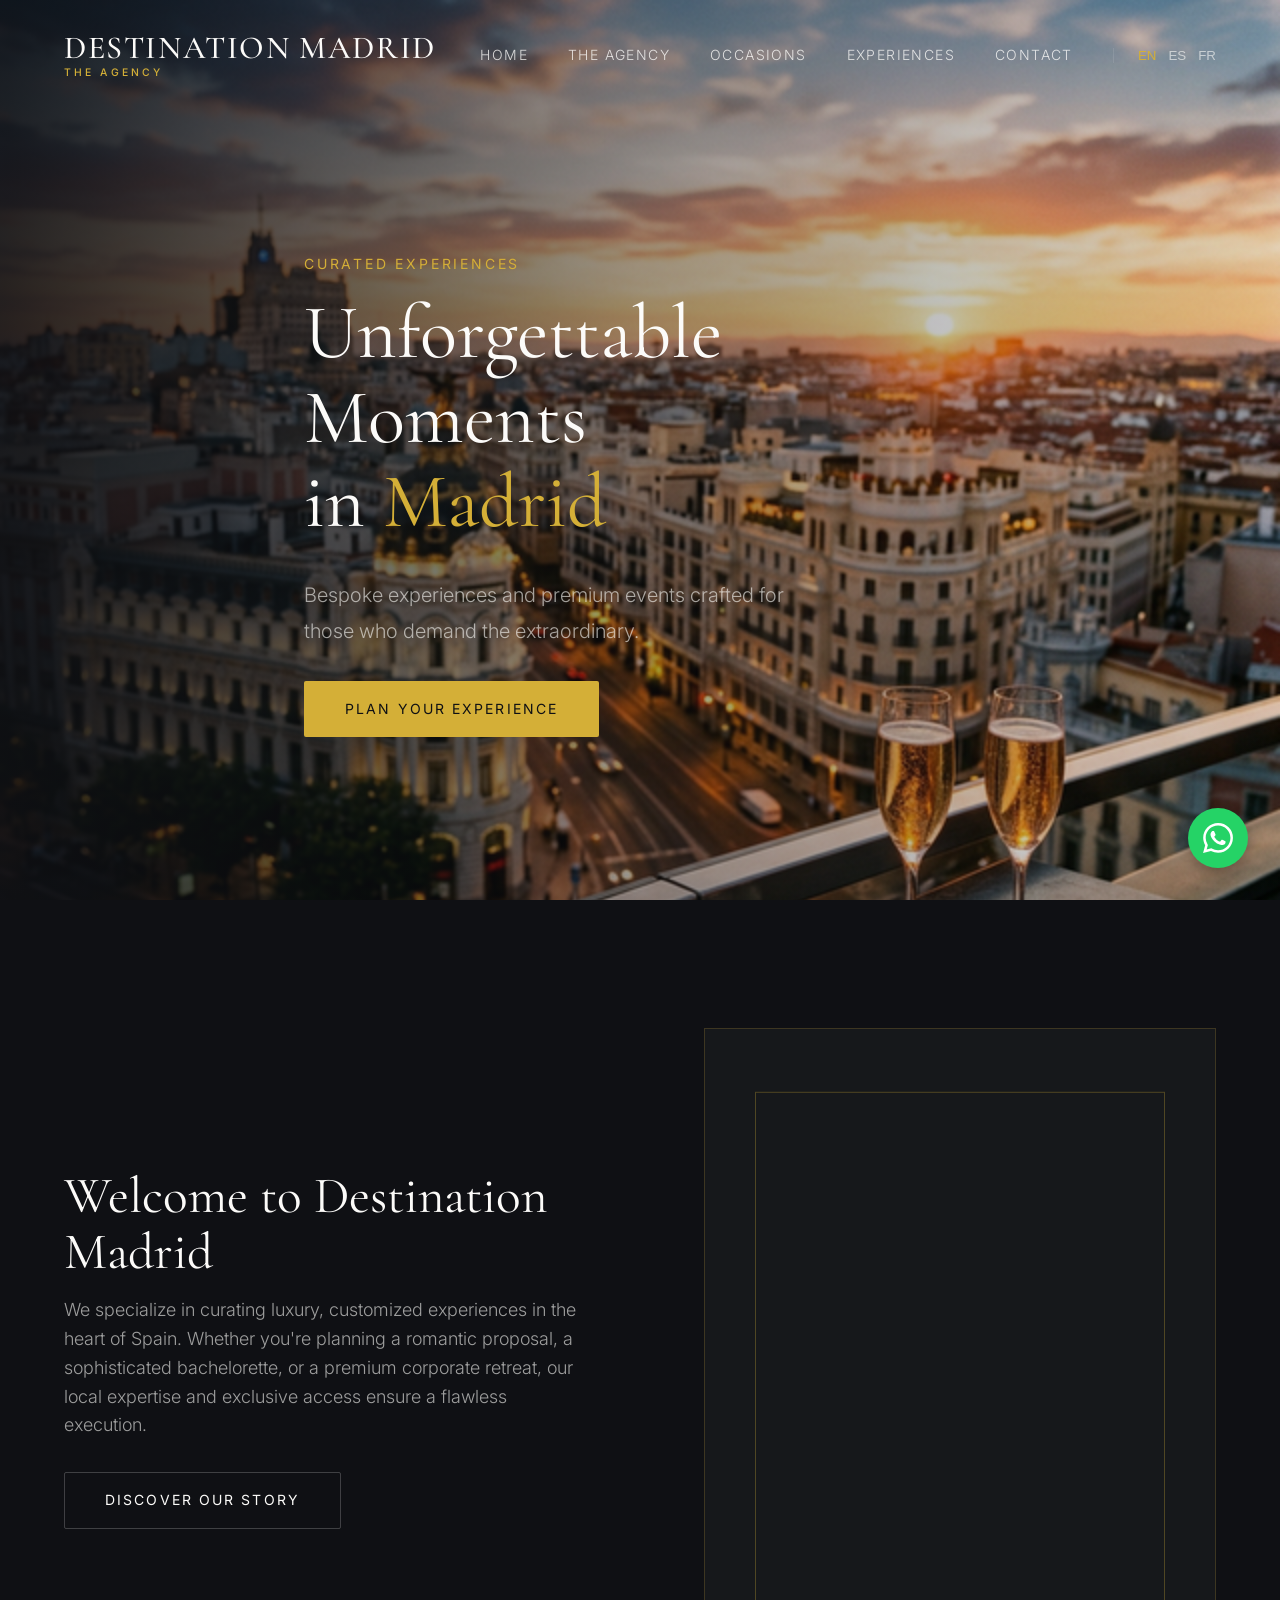
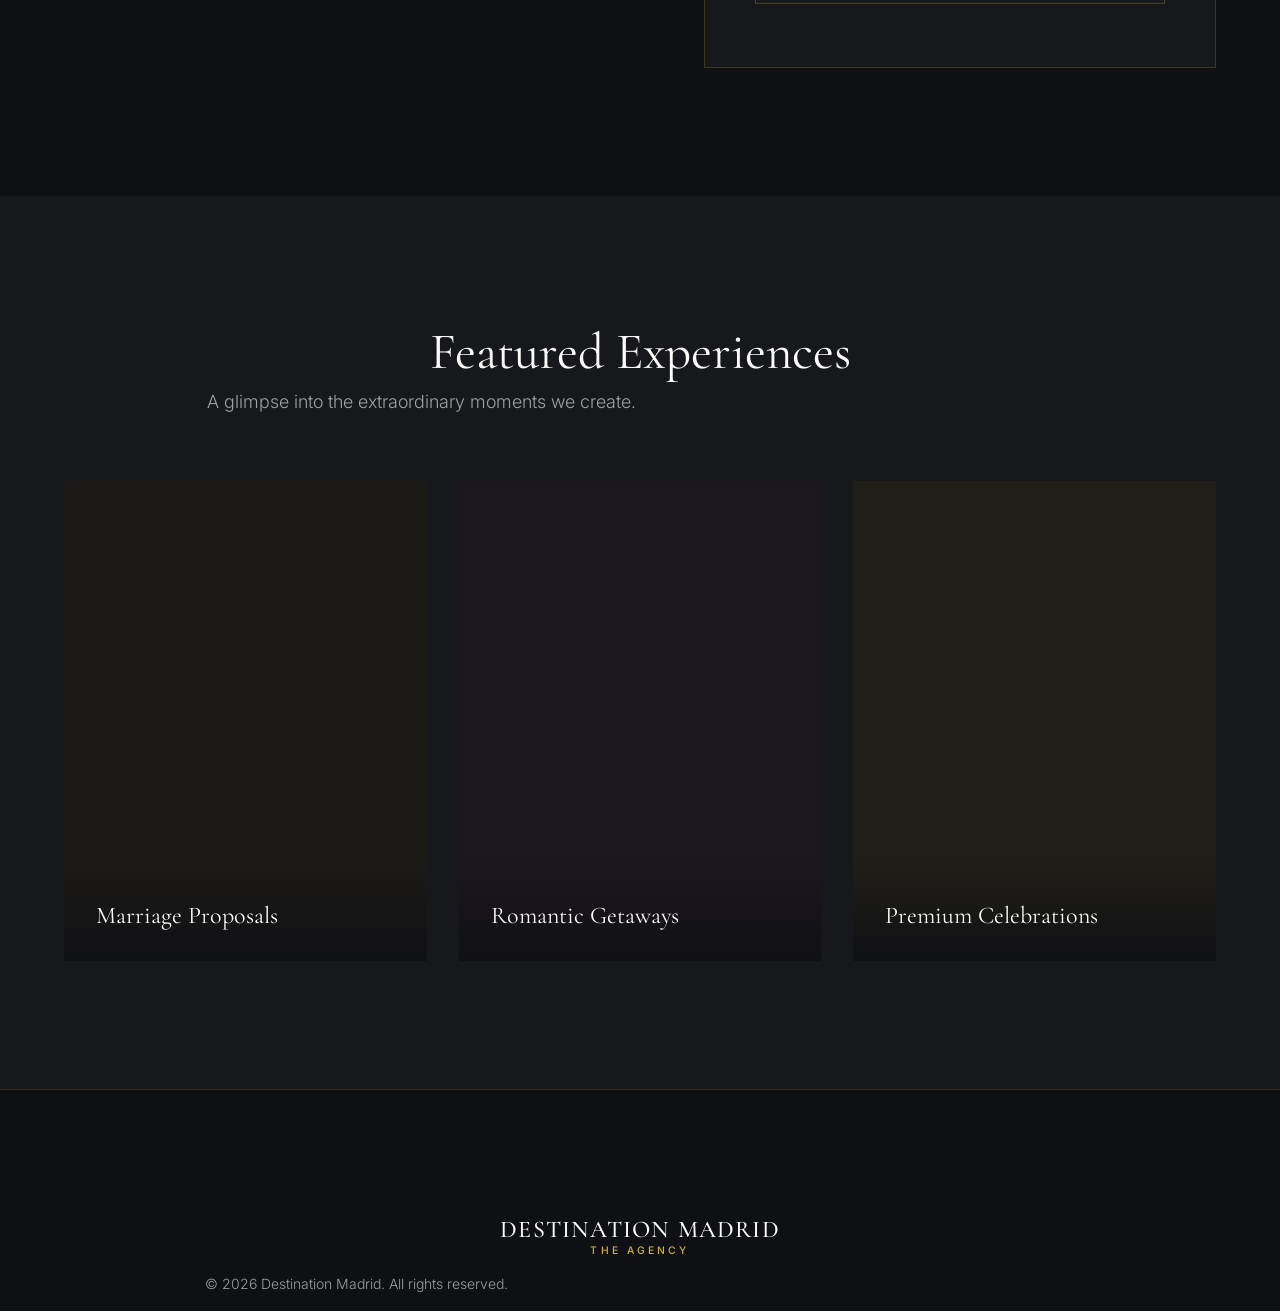
<file: index.html>
<!DOCTYPE html>
<html lang="en">
<head>
  <meta charset="UTF-8">
  <meta name="viewport" content="width=device-width, initial-scale=1.0">
  <title>Destination Madrid | Luxury Experiences</title>
  <meta name="description" content="Bespoke experiences and premium events crafted for those who demand the extraordinary.">
  <link rel="stylesheet" href="styles/global.css">
  <link rel="stylesheet" href="styles/components.css">
  <link rel="stylesheet" href="styles/home.css">
</head>
<body>

  <!-- Header -->
  <header class="header">
    <a href="index.html" class="logo">
      DESTINATION MADRID
      <span>The Agency</span>
    </a>
    
    <button class="hamburger" id="hamburger" aria-label="Toggle menu">
      <span></span>
      <span></span>
      <span></span>
    </button>
    <div class="nav-overlay" id="navOverlay"></div>

    <nav class="nav" id="mainNav">
      <a href="index.html" class="nav-link" data-i18n="nav.home">Home</a>
      <a href="about.html" class="nav-link" data-i18n="nav.about">The Agency</a>
      <a href="occasions.html" class="nav-link" data-i18n="nav.occasions">Occasions</a>
      <a href="experiences.html" class="nav-link" data-i18n="nav.experiences">Experiences</a>
      <a href="contact.html" class="nav-link" data-i18n="nav.contact">Contact</a>
      
      <div class="lang-switcher">
        <button class="lang-btn active" data-lang="en">EN</button>
        <button class="lang-btn" data-lang="es">ES</button>
        <button class="lang-btn" data-lang="fr">FR</button>
      </div>
    </nav>
  </header>

  <!-- Hero Section -->
  <section class="hero">
    <div class="hero-bg" style="background-image: url('assets/images/hero.png');"></div>
    <div class="hero-overlay"></div>
    <div class="container hero-content fade-up">
      <span class="hero-kicker" data-i18n="hero.kicker">Curated Experiences</span>
      <h1 class="hero-title" data-i18n="hero.title">Unforgettable Moments<br>in <span class="text-accent">Madrid</span></h1>
      <p class="hero-subtitle mt-sm" data-i18n="hero.subtitle">Bespoke experiences and premium events crafted for those who demand the extraordinary.</p>
      <a href="contact.html" class="btn btn-primary mt-md" data-i18n="hero.cta">Plan Your Experience</a>
    </div>
  </section>

  <!-- Introduction -->
  <section class="intro section-padding">
    <div class="container intro-grid">
      <div class="intro-text fade-up">
        <h2 data-i18n="intro.title">Welcome to Destination Madrid</h2>
        <p class="mt-sm" data-i18n="intro.text">We specialize in curating luxury, customized experiences in the heart of Spain. Whether you're planning a romantic proposal, a sophisticated bachelorette, or a premium corporate retreat, our local expertise and exclusive access ensure a flawless execution.</p>
        <a href="about.html" class="btn btn-outline mt-md" data-i18n="intro.cta">Discover Our Story</a>
      </div>
      <div class="intro-image fade-up delay-1">
        <!-- Minimal abstract box placeholder for now -->
      </div>
    </div>
  </section>

  <!-- Experiences Preview -->
  <section class="experiences-preview section-padding dark-bg">
    <div class="container">
      <div class="text-center fade-up">
        <h2 data-i18n="exp.title">Featured Experiences</h2>
        <p class="mt-xs" data-i18n="exp.subtitle">A glimpse into the extraordinary moments we create.</p>
      </div>
      
      <div class="exp-grid mt-lg">
        <!-- Exp 1 -->
        <a href="occasions/proposals.html" class="exp-card fade-up delay-1">
          <div class="exp-card-image" style="background-color:#1c1a17"></div>
          <div class="exp-card-content">
            <h3 data-i18n="exp.proposal">Marriage Proposals</h3>
            <span class="exp-arrow">→</span>
          </div>
        </a>
        
        <!-- Exp 2 -->
        <a href="occasions/getaways.html" class="exp-card fade-up delay-2">
          <div class="exp-card-image" style="background-color:#1c171e"></div>
          <div class="exp-card-content">
            <h3 data-i18n="exp.getaway">Romantic Getaways</h3>
            <span class="exp-arrow">→</span>
          </div>
        </a>
        
        <!-- Exp 3 -->
        <a href="occasions/celebrations.html" class="exp-card fade-up delay-3">
          <div class="exp-card-image" style="background-color:#201e18"></div>
          <div class="exp-card-content">
            <h3 data-i18n="exp.celebration">Premium Celebrations</h3>
            <span class="exp-arrow">→</span>
          </div>
        </a>
      </div>
    </div>
  </section>

  <!-- Footer -->
  <footer class="footer section-padding pb-sm">
    <div class="container text-center fade-up">
       <div class="logo mb-sm" style="font-size: 1.5rem; justify-content:center; align-items:center;">
        DESTINATION MADRID
        <span>The Agency</span>
      </div>
      <p class="mt-sm copyright">© 2026 Destination Madrid. <span data-i18n="footer.rights">All rights reserved.</span></p>
    </div>
  </footer>

  <!-- Floating WhatsApp widget -->
  <a href="https://wa.me/34XXXXXXXX" class="floating-wa" target="_blank" rel="noopener noreferrer">
    <svg width="30" height="30" viewBox="0 0 24 24" fill="currentColor">
       <path d="M17.472 14.382c-.297-.149-1.758-.867-2.03-.967-.273-.099-.471-.148-.67.15-.197.297-.767.966-.94 1.164-.173.199-.347.223-.644.075-.297-.15-1.255-.463-2.39-1.475-.883-.788-1.48-1.761-1.653-2.059-.173-.297-.018-.458.13-.606.134-.133.298-.347.446-.52.149-.174.198-.298.298-.497.099-.198.05-.371-.025-.52-.075-.149-.669-1.612-.916-2.207-.242-.579-.487-.5-.669-.51a12.8 12.8 0 0 0-.57-.01c-.198 0-.52.074-.792.372-.272.297-1.04 1.016-1.04 2.479 0 1.462 1.065 2.875 1.213 3.074.149.198 2.096 3.2 5.077 4.487.709.306 1.262.489 1.694.625.712.227 1.36.195 1.871.118.571-.085 1.758-.719 2.006-1.413.248-.694.248-1.289.173-1.413-.074-.124-.272-.198-.57-.347m-5.421 7.403h-.004a9.87 9.87 0 0 1-5.031-1.378l-.361-.214-3.741.982.998-3.648-.235-.374a9.86 9.86 0 0 1-1.51-5.26c.001-5.45 4.436-9.884 9.888-9.884 2.64 0 5.122 1.03 6.988 2.898a9.825 9.825 0 0 1 2.893 6.994c-.003 5.45-4.437 9.884-9.885 9.884m8.413-18.297A11.815 11.815 0 0 0 12.05 0C5.495 0 .16 5.335.157 11.892c0 2.096.547 4.142 1.588 5.945L.057 24l6.305-1.654a11.882 11.882 0 0 0 5.683 1.448h.005c6.554 0 11.89-5.335 11.893-11.893a11.821 11.821 0 0 0-3.48-8.413Z"/>
    </svg>
  </a>

  <script>
    const hamburger = document.getElementById('hamburger');
    const mainNav = document.getElementById('mainNav');
    const navOverlay = document.getElementById('navOverlay');

    function toggleMenu() {
      hamburger.classList.toggle('open');
      mainNav.classList.toggle('open');
      navOverlay.classList.toggle('open');
      document.body.style.overflow = mainNav.classList.contains('open') ? 'hidden' : '';
    }

    hamburger.addEventListener('click', toggleMenu);
    navOverlay.addEventListener('click', toggleMenu);

    // Close menu when a nav link is clicked
    document.querySelectorAll('.nav-link').forEach(link => {
      link.addEventListener('click', () => {
        if (mainNav.classList.contains('open')) toggleMenu();
      });
    });
  </script>
  <script src="scripts/i18n.js"></script>
  <script src="scripts/main.js"></script>
</body>
</html>
</file>
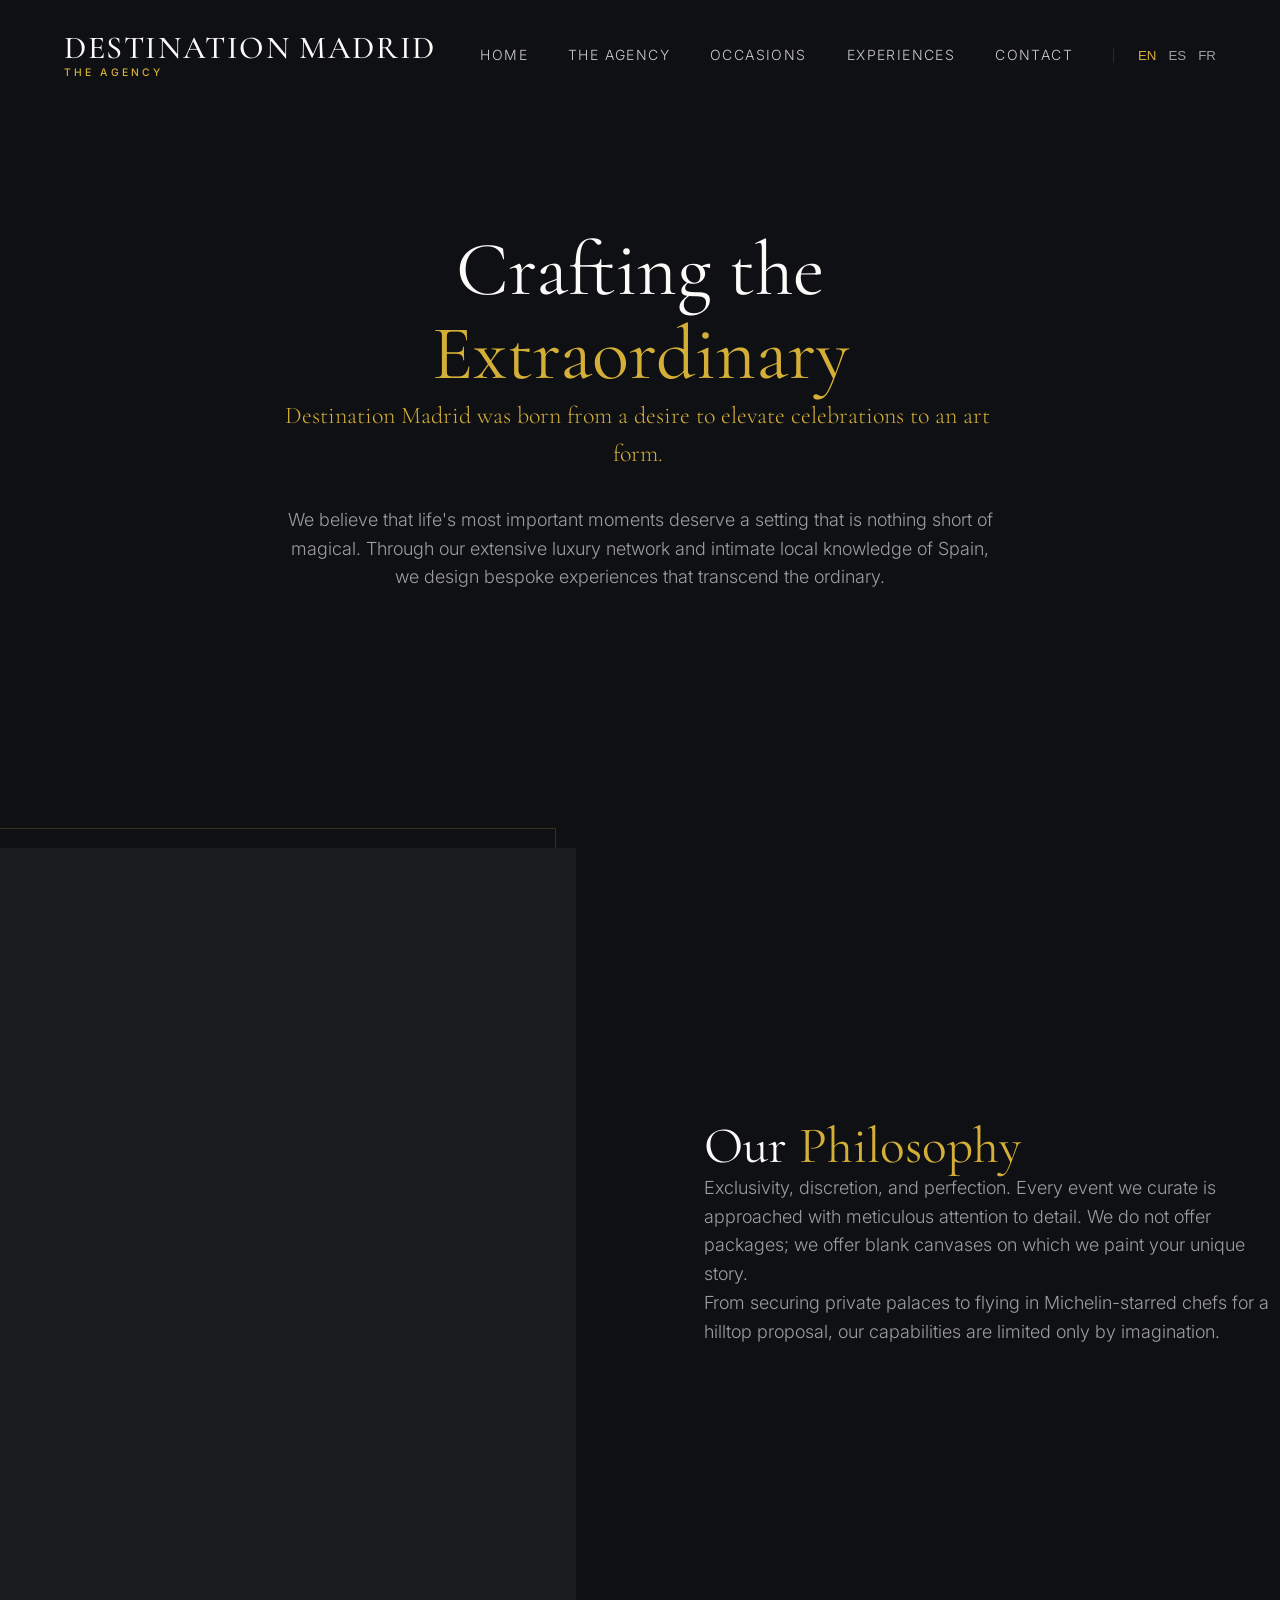
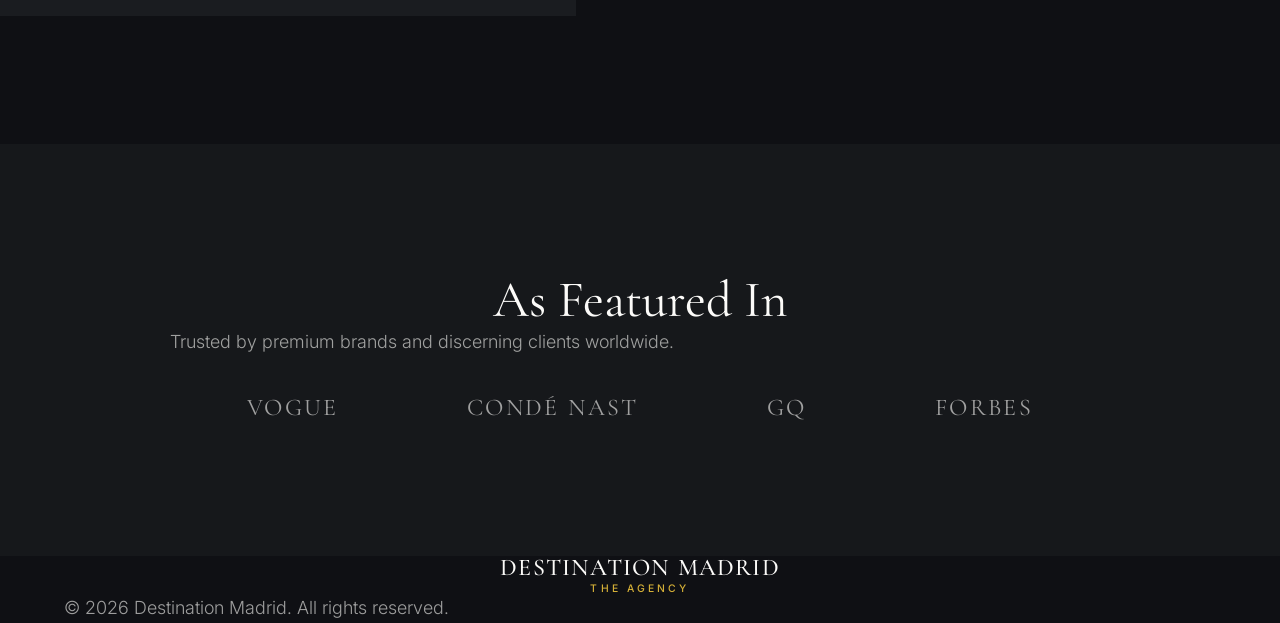
<file: about.html>
<!DOCTYPE html>
<html lang="en">

<head>
    <meta charset="UTF-8">
    <meta name="viewport" content="width=device-width, initial-scale=1.0">
    <title>The Agency | Destination Madrid</title>
    <link rel="stylesheet" href="styles/global.css">
    <link rel="stylesheet" href="styles/components.css">
    <style>
        .about-hero {
            padding: calc(var(--space-xl) + 100px) 0 var(--space-xl);
            text-align: center;
            max-width: 800px;
            margin: 0 auto;
        }

        .about-lead {
            font-size: 1.5rem;
            color: var(--color-accent-gold);
            margin-bottom: var(--space-md);
            font-family: var(--font-heading);
        }

        .vision-grid {
            display: grid;
            grid-template-columns: 1fr 1fr;
            gap: var(--space-xl);
            align-items: center;
            padding: var(--space-xl) 0;
        }

        .vision-image {
            background-color: var(--color-tertiary-dark);
            aspect-ratio: 3/4;
            width: 100%;
            position: relative;
        }

        .vision-image::before {
            content: '';
            position: absolute;
            top: -20px;
            left: -20px;
            right: 20px;
            bottom: 20px;
            border: 1px solid var(--color-border);
            z-index: -1;
        }

        @media (max-width: 992px) {
            .vision-grid {
                grid-template-columns: 1fr;
            }

            .vision-grid.reverse {
                direction: rtl;
            }

            .vision-grid.reverse>* {
                direction: ltr;
            }
        }

        .trust-section {
            background-color: var(--color-secondary-dark);
            padding: var(--space-xl) 0;
            text-align: center;
        }

        .logo-grid {
            display: flex;
            justify-content: center;
            gap: var(--space-xl);
            flex-wrap: wrap;
            margin-top: var(--space-md);
            opacity: 0.6;
        }

        .logo-item {
            font-family: var(--font-heading);
            font-size: 1.5rem;
            letter-spacing: 0.1em;
            text-transform: uppercase;
        }
    </style>
</head>

<body>
    <!-- Header remains identical to index.html -->
    <header class="header">
        <a href="index.html" class="logo">DESTINATION MADRID<span>The Agency</span></a>
        <nav class="nav">
            <a href="index.html" class="nav-link" data-i18n="nav.home">Home</a>
            <a href="about.html" class="nav-link" data-i18n="nav.about">The Agency</a>
            <a href="occasions.html" class="nav-link" data-i18n="nav.occasions">Occasions</a>
            <a href="experiences.html" class="nav-link" data-i18n="nav.experiences">Experiences</a>
            <a href="contact.html" class="nav-link" data-i18n="nav.contact">Contact</a>
            <div class="lang-switcher">
                <button class="lang-btn active" data-lang="en">EN</button>
                <button class="lang-btn" data-lang="es">ES</button>
                <button class="lang-btn" data-lang="fr">FR</button>
            </div>
        </nav>
    </header>

    <main>
        <section class="about-hero fade-up">
            <div class="container">
                <h1 data-i18n="about.title">Crafting the <span class="text-accent">Extraordinary</span></h1>
                <p class="about-lead mt-sm" data-i18n="about.lead">Destination Madrid was born from a desire to elevate
                    celebrations to an art
                    form.</p>
                <p style="margin: 0 auto;" data-i18n="about.p1">We believe that life's most important moments deserve a
                    setting that is
                    nothing short of magical. Through our extensive luxury network and intimate local knowledge of
                    Spain, we design bespoke experiences that transcend the ordinary.</p>
            </div>
        </section>

        <section class="container vision-grid fade-up delay-1">
            <div class="vision-image">
                <!-- Minimal placeholder for premium team/detail shot -->
            </div>
            <div class="vision-text">
                <h2 data-i18n="about.vision.title">Our <span class="text-accent">Philosophy</span></h2>
                <p class="mt-sm" data-i18n="about.vision.p1">Exclusivity, discretion, and perfection. Every event we
                    curate is approached with
                    meticulous attention to detail. We do not offer packages; we offer blank canvases on which we paint
                    your unique story.</p>
                <p class="mt-xs" data-i18n="about.vision.p2">From securing private palaces to flying in Michelin-starred
                    chefs for a hilltop
                    proposal, our capabilities are limited only by imagination.</p>
            </div>
        </section>

        <section class="trust-section mt-xl fade-up">
            <div class="container">
                <h2 data-i18n="about.trust.title">As Featured In</h2>
                <p class="mt-xs text-muted" data-i18n="about.trust.subtitle">Trusted by premium brands and discerning
                    clients worldwide.</p>
                <div class="logo-grid">
                    <div class="logo-item">VOGUE</div>
                    <div class="logo-item">Condé Nast</div>
                    <div class="logo-item">GQ</div>
                    <div class="logo-item">Forbes</div>
                </div>
            </div>
        </section>
    </main>

    <!-- Footer -->
    <footer class="footer section-padding pb-sm">
        <div class="container text-center fade-up">
            <div class="logo mb-sm" style="font-size: 1.5rem; justify-content:center; align-items:center;">
                DESTINATION MADRID
                <span>The Agency</span>
            </div>
            <p class="mt-sm copyright">© 2026 Destination Madrid. All rights reserved.</p>
        </div>
    </footer>

    <script src="scripts/i18n.js"></script>
    <script src="scripts/main.js"></script>
</body>

</html>
</file>
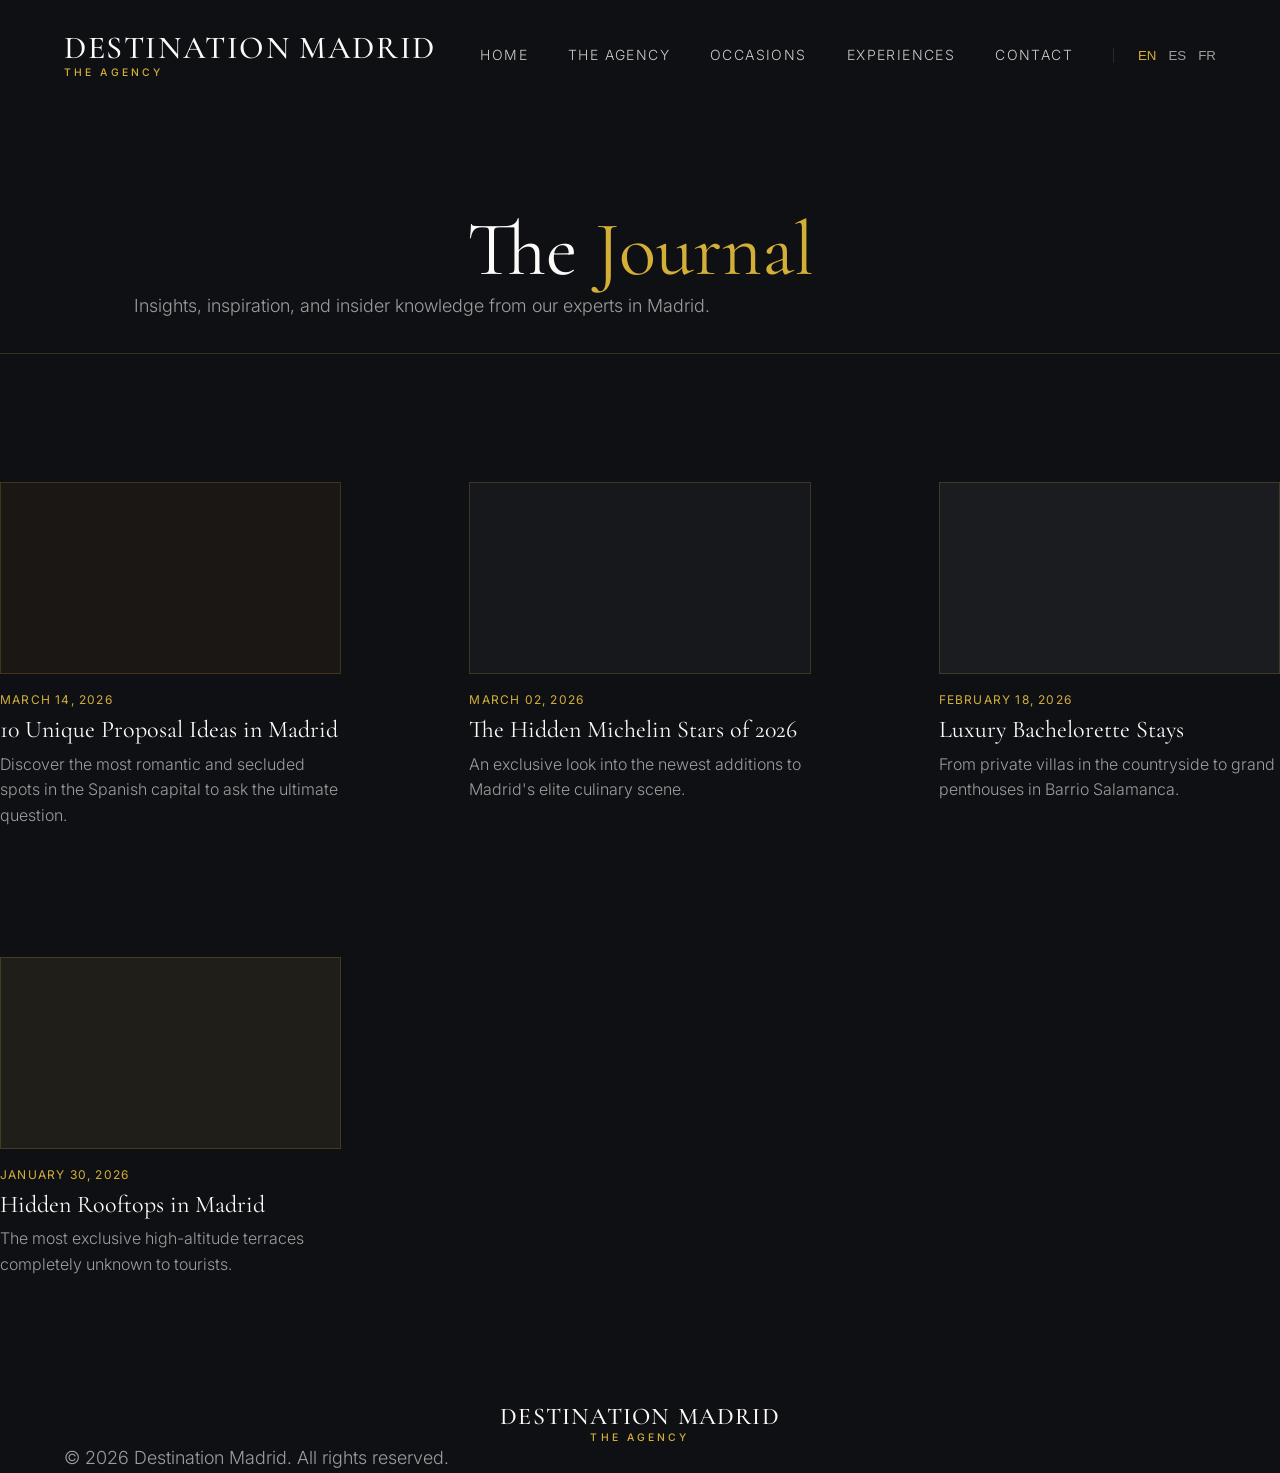
<file: blog.html>
<!DOCTYPE html>
<html lang="en">

<head>
    <meta charset="UTF-8">
    <meta name="viewport" content="width=device-width, initial-scale=1.0">
    <title>Journal | Destination Madrid</title>
    <link rel="stylesheet" href="styles/global.css">
    <link rel="stylesheet" href="styles/components.css">
    <style>
        .blog-hero {
            padding: calc(var(--space-xl) + 80px) 0 var(--space-md);
            text-align: center;
            border-bottom: 1px solid var(--color-border);
        }

        .blog-grid {
            display: grid;
            grid-template-columns: repeat(auto-fill, minmax(320px, 1fr));
            gap: var(--space-xl);
            padding: var(--space-xl) 0;
        }

        .blog-card {}

        .blog-img {
            background-color: var(--color-secondary-dark);
            aspect-ratio: 16/9;
            margin-bottom: var(--space-sm);
            border: 1px solid var(--color-border);
            transition: var(--transition-smooth);
        }

        .blog-card:hover .blog-img {
            transform: translateY(-5px);
            border-color: var(--color-accent-gold);
        }

        .blog-date {
            color: var(--color-accent-gold);
            font-size: 0.75rem;
            text-transform: uppercase;
            letter-spacing: 0.1em;
            display: block;
            margin-bottom: 0.5rem;
        }

        .blog-title {
            font-family: var(--font-heading);
            font-size: 1.5rem;
            margin-bottom: 0.5rem;
        }
    </style>
</head>

<body>
    <header class="header">
        <a href="index.html" class="logo">DESTINATION MADRID<span>The Agency</span></a>
        <nav class="nav">
            <a href="index.html" class="nav-link" data-i18n="nav.home">Home</a>
            <a href="about.html" class="nav-link" data-i18n="nav.about">The Agency</a>
            <a href="occasions.html" class="nav-link" data-i18n="nav.occasions">Occasions</a>
            <a href="experiences.html" class="nav-link" data-i18n="nav.experiences">Experiences</a>
            <a href="contact.html" class="nav-link" data-i18n="nav.contact">Contact</a>
            <div class="lang-switcher">
                <button class="lang-btn active" data-lang="en">EN</button>
                <button class="lang-btn" data-lang="es">ES</button>
                <button class="lang-btn" data-lang="fr">FR</button>
            </div>
        </nav>
    </header>

    <main>
        <section class="blog-hero fade-up">
            <div class="container">
                <h1 data-i18n="blog.hero.title">The <span class="text-accent">Journal</span></h1>
                <p class="mt-sm" data-i18n="blog.hero.subtitle">Insights, inspiration, and insider knowledge from our
                    experts in Madrid.</p>
            </div>
        </section>

        <section class="container blog-grid fade-up delay-1">
            <article class="blog-card">
                <div class="blog-img" style="background-color: #1a1714;"></div>
                <span class="blog-date" data-i18n="blog.post1.date">March 14, 2026</span>
                <h2 class="blog-title" data-i18n="blog.post1.title">10 Unique Proposal Ideas in Madrid</h2>
                <p class="text-muted" style="font-size:1rem; flex-grow: 1;" data-i18n="blog.post1.desc">Discover the
                    most romantic and secluded
                    spots in the Spanish capital to ask the ultimate question.</p>
            </article>
            <article class="blog-card">
                <div class="blog-img" style="background-color: #16181b;"></div>
                <span class="blog-date" data-i18n="blog.post2.date">March 02, 2026</span>
                <h2 class="blog-title" data-i18n="blog.post2.title">The Hidden Michelin Stars of 2026</h2>
                <p class="text-muted" style="font-size:1rem; flex-grow: 1;" data-i18n="blog.post2.desc">An exclusive
                    look into the newest additions
                    to Madrid's elite culinary scene.</p>
            </article>
            <article class="blog-card">
                <div class="blog-img" style="background-color: #1a1c20;"></div>
                <span class="blog-date" data-i18n="blog.post3.date">February 18, 2026</span>
                <h2 class="blog-title" data-i18n="blog.post3.title">Luxury Bachelorette Stays</h2>
                <p class="text-muted" style="font-size:1rem; flex-grow: 1;" data-i18n="blog.post3.desc">From private
                    villas in the countryside to
                    grand penthouses in Barrio Salamanca.</p>
            </article>
            <article class="blog-card">
                <div class="blog-img" style="background-color: #201e18;"></div>
                <span class="blog-date" data-i18n="blog.post4.date">January 30, 2026</span>
                <h2 class="blog-title" data-i18n="blog.post4.title">Hidden Rooftops in Madrid</h2>
                <p class="text-muted" style="font-size:1rem; flex-grow: 1;" data-i18n="blog.post4.desc">The most
                    exclusive high-altitude terraces
                    completely unknown to tourists.</p>
            </article>
        </section>
    </main>

    <footer class="footer section-padding pb-sm" style="margin-top:0;">
        <div class="container text-center fade-up">
            <div class="logo mb-sm" style="font-size: 1.5rem; justify-content:center; align-items:center;">
                DESTINATION MADRID
                <span>The Agency</span>
            </div>
            <p class="mt-sm copyright">© 2026 Destination Madrid. All rights reserved.</p>
        </div>
    </footer>

    <script src="scripts/i18n.js"></script>
    <script src="scripts/main.js"></script>
</body>

</html>
</file>
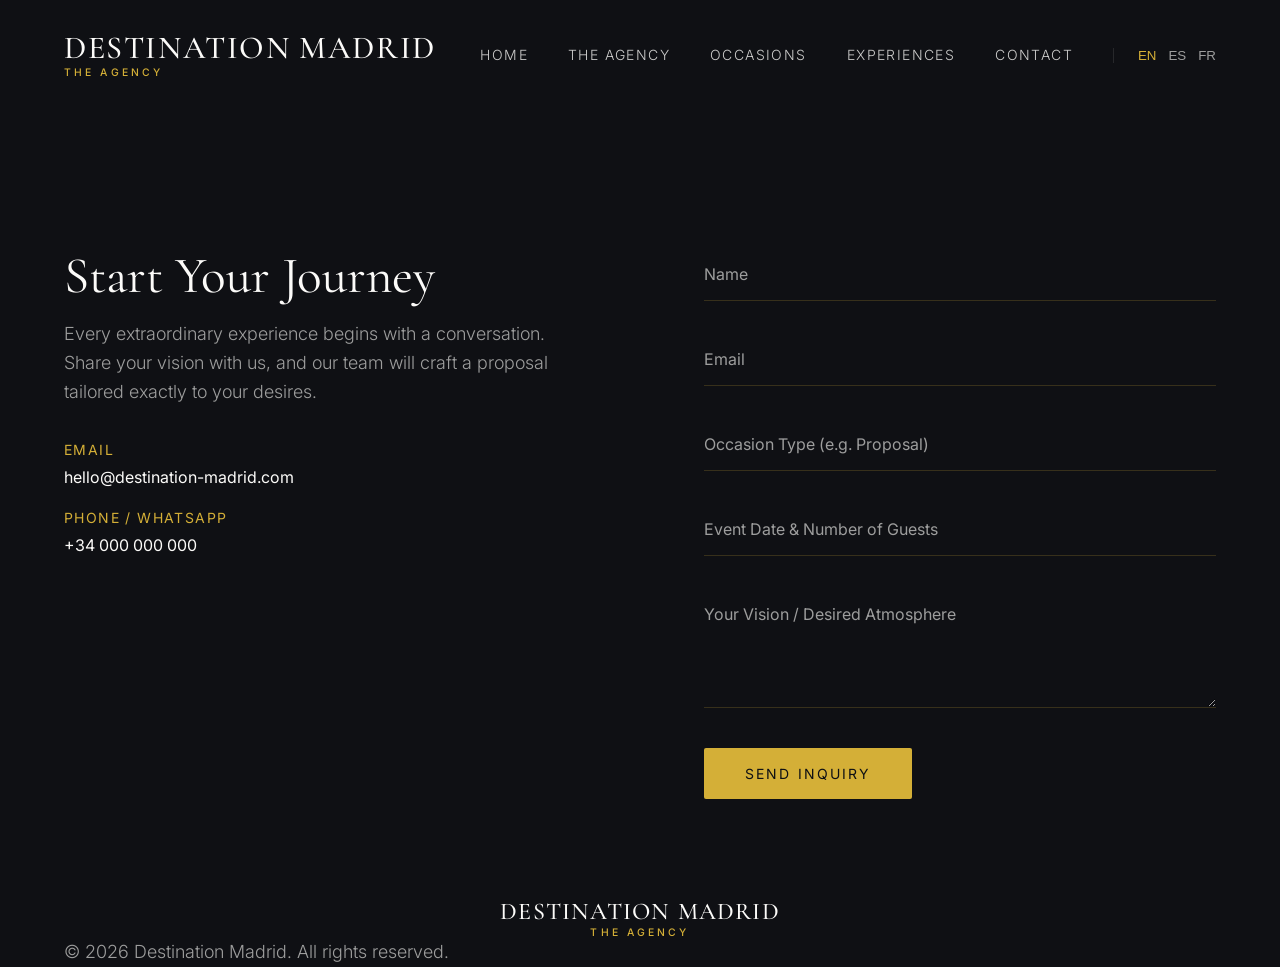
<file: contact.html>
<!DOCTYPE html>
<html lang="en">

<head>
    <meta charset="UTF-8">
    <meta name="viewport" content="width=device-width, initial-scale=1.0">
    <title>Contact | Destination Madrid</title>
    <link rel="stylesheet" href="styles/global.css">
    <link rel="stylesheet" href="styles/components.css">
    <link rel="stylesheet" href="styles/forms.css">
</head>

<body>

    <!-- Header -->
    <header class="header">
        <a href="index.html" class="logo">
            DESTINATION MADRID
            <span>The Agency</span>
        </a>

        <nav class="nav">
            <a href="index.html" class="nav-link" data-i18n="nav.home">Home</a>
            <a href="about.html" class="nav-link" data-i18n="nav.about">The Agency</a>
            <a href="occasions.html" class="nav-link" data-i18n="nav.occasions">Occasions</a>
            <a href="experiences.html" class="nav-link" data-i18n="nav.experiences">Experiences</a>
            <a href="contact.html" class="nav-link" data-i18n="nav.contact">Contact</a>

            <div class="lang-switcher">
                <button class="lang-btn active" data-lang="en">EN</button>
                <button class="lang-btn" data-lang="es">ES</button>
                <button class="lang-btn" data-lang="fr">FR</button>
            </div>
        </nav>
    </header>

    <main class="contact-section section-padding">
        <div class="container contact-grid">
            <div class="contact-info fade-up">
                <h2 data-i18n="contact.title">Start Your Journey</h2>
                <p data-i18n="contact.text">Every extraordinary experience begins with a conversation. Share your vision
                    with us, and our team will craft a proposal tailored exactly to your desires.</p>

                <div class="info-item mt-lg">
                    <span data-i18n="contact.email_label">Email</span>
                    <a href="mailto:hello@destination-madrid.com">hello@destination-madrid.com</a>
                </div>

                <div class="info-item">
                    <span data-i18n="contact.phone_label">Phone / WhatsApp</span>
                    <a href="tel:+34000000000">+34 000 000 000</a>
                </div>
            </div>

            <div class="contact-form fade-up delay-1">
                <form class="form-container">
                    <div class="form-group">
                        <input type="text" class="form-control" placeholder="Name" data-i18n="form.name" required>
                    </div>
                    <div class="form-group">
                        <input type="email" class="form-control" placeholder="Email" data-i18n="form.email" required>
                    </div>
                    <div class="form-group">
                        <input type="text" class="form-control" placeholder="Occasion Type (e.g. Proposal)"
                            data-i18n="form.occasion" required>
                    </div>
                    <div class="form-group">
                        <input type="text" class="form-control" placeholder="Event Date & Number of Guests"
                            data-i18n="form.date">
                    </div>
                    <div class="form-group">
                        <textarea class="form-control" placeholder="Your Vision / Desired Atmosphere"
                            data-i18n="form.message" required></textarea>
                    </div>
                    <button type="submit" class="btn btn-primary mt-sm" data-i18n="form.submit">Send Inquiry</button>
                </form>
            </div>
        </div>
    </main>

    <!-- Footer -->
    <footer class="footer section-padding pb-sm">
        <div class="container text-center fade-up">
            <div class="logo mb-sm" style="font-size: 1.5rem; justify-content:center; align-items:center;">
                DESTINATION MADRID
                <span>The Agency</span>
            </div>
            <p class="mt-sm copyright">© 2026 Destination Madrid. <span data-i18n="footer.rights">All rights
                    reserved.</span></p>
        </div>
    </footer>

    <script src="scripts/i18n.js"></script>
    <script src="scripts/main.js"></script>
</body>

</html>
</file>
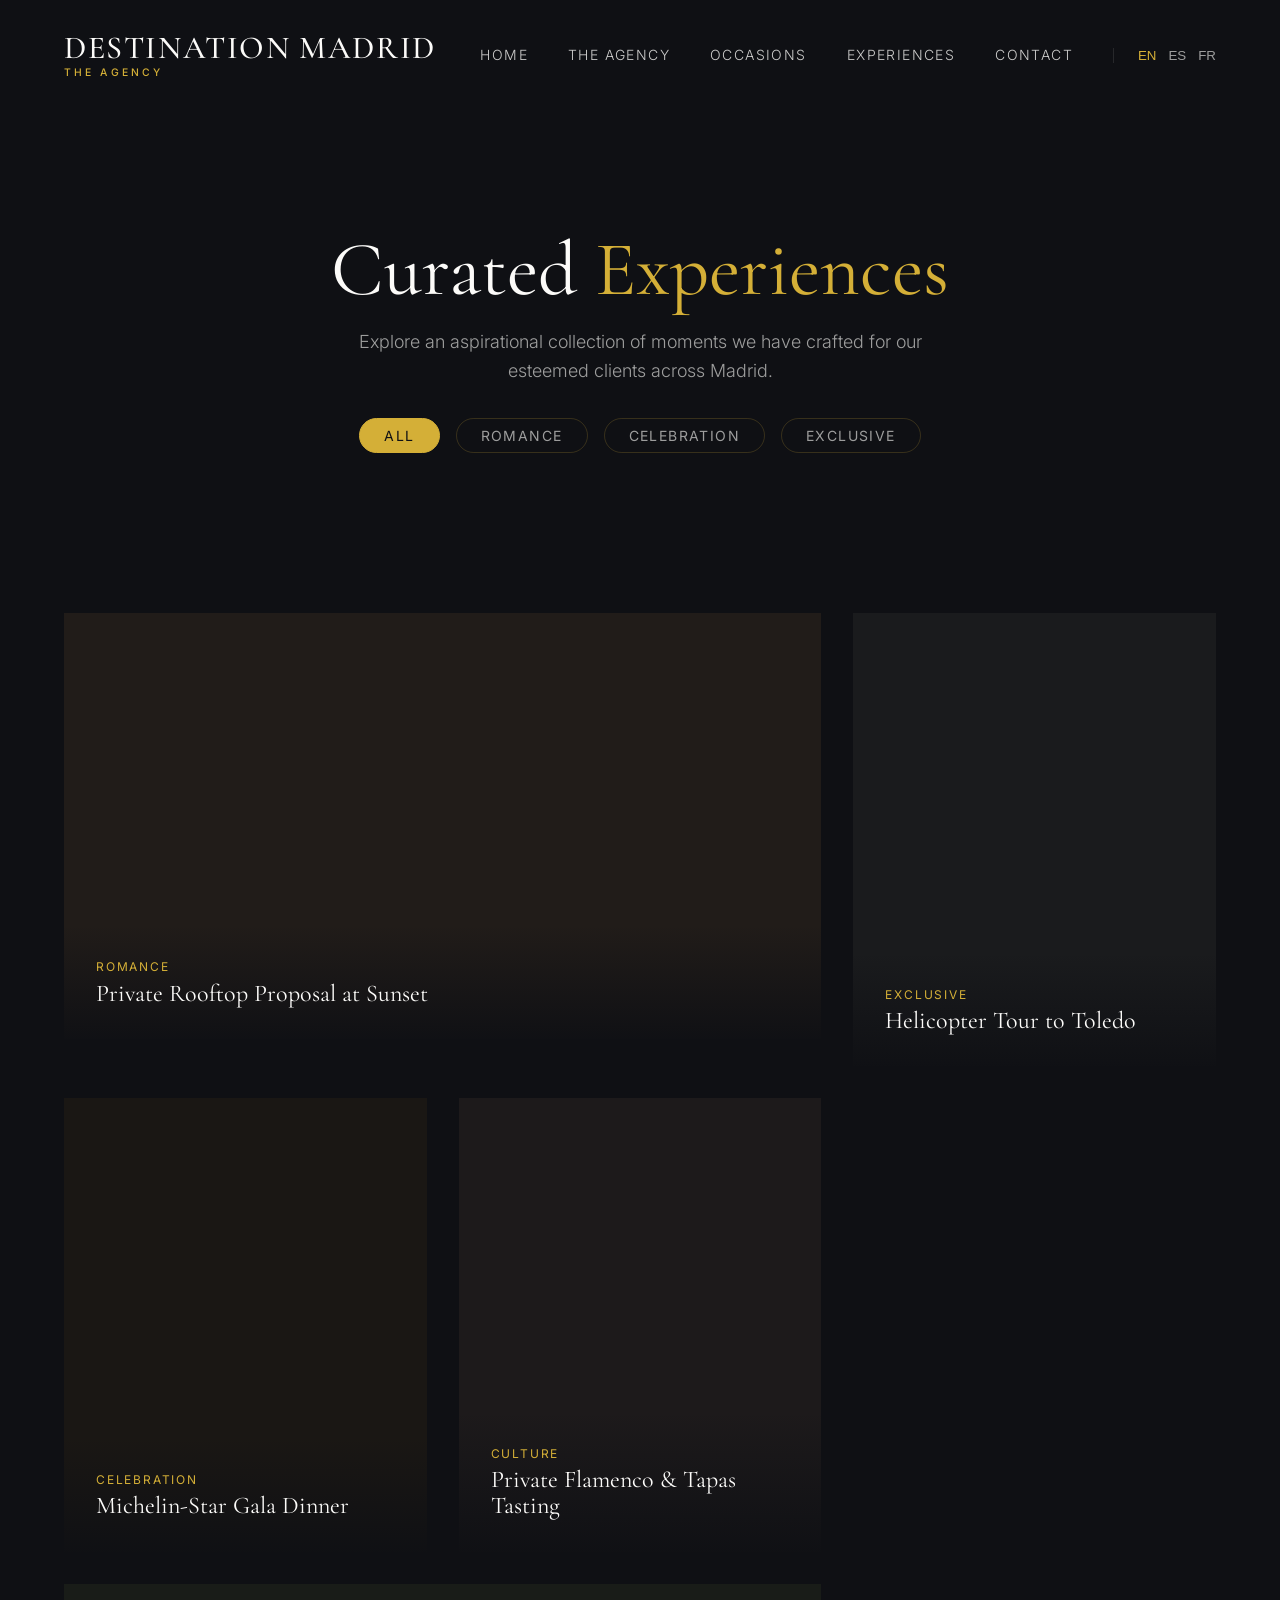
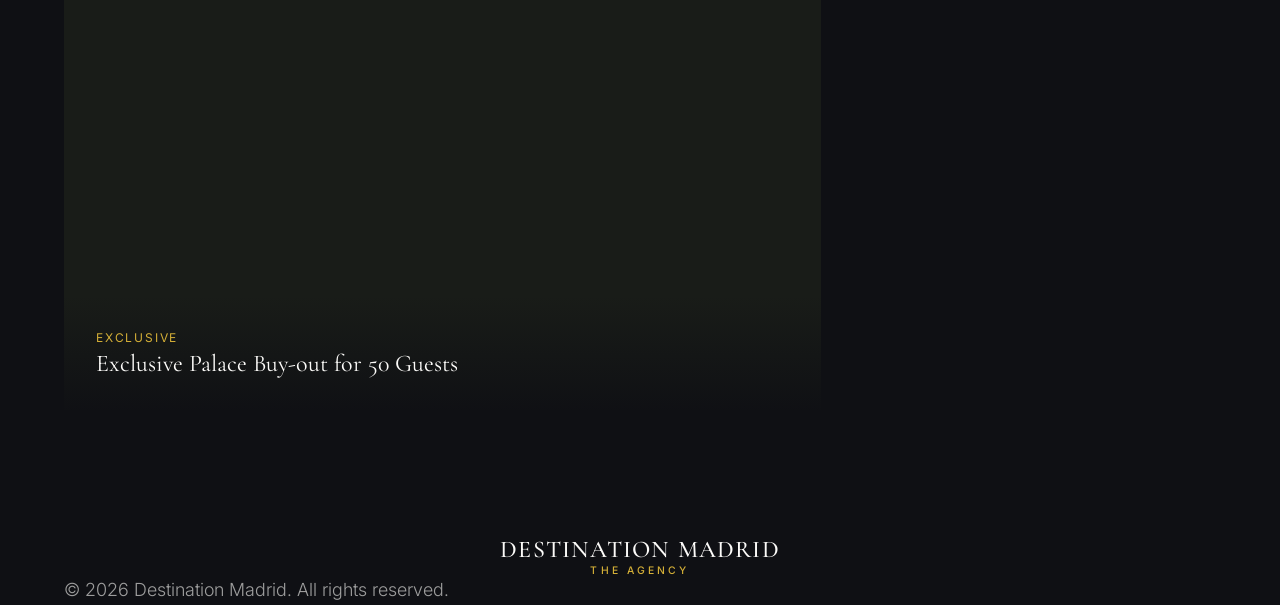
<file: experiences.html>
<!DOCTYPE html>
<html lang="en">

<head>
    <meta charset="UTF-8">
    <meta name="viewport" content="width=device-width, initial-scale=1.0">
    <title>Experiences | Destination Madrid</title>
    <link rel="stylesheet" href="styles/global.css">
    <link rel="stylesheet" href="styles/components.css">
    <style>
        .exp-hero {
            padding: calc(var(--space-xl) + 100px) 0 var(--space-md);
            text-align: center;
        }

        .filters {
            display: flex;
            justify-content: center;
            gap: var(--space-sm);
            margin: var(--space-md) 0 var(--space-xl);
            flex-wrap: wrap;
        }

        .filter-btn {
            background: none;
            border: 1px solid var(--color-border);
            color: var(--color-text-muted);
            padding: 0.5rem 1.5rem;
            border-radius: 30px;
            font-family: var(--font-body);
            font-size: 0.875rem;
            cursor: pointer;
            transition: var(--transition-smooth);
            text-transform: uppercase;
            letter-spacing: 0.1em;
        }

        .filter-btn.active,
        .filter-btn:hover {
            background-color: var(--color-accent-gold);
            color: var(--color-primary-dark);
            border-color: var(--color-accent-gold);
        }

        .masonry-grid {
            display: grid;
            grid-template-columns: repeat(auto-fill, minmax(350px, 1fr));
            gap: var(--space-md);
            padding-bottom: var(--space-xl);
        }

        .masonry-item {
            position: relative;
            background-color: var(--color-tertiary-dark);
            overflow: hidden;
            aspect-ratio: 4/5;
        }

        .masonry-item.wide {
            grid-column: span 2;
            aspect-ratio: 16/9;
        }

        @media (max-width: 768px) {
            .masonry-item.wide {
                grid-column: span 1;
                aspect-ratio: 4/5;
            }
        }

        .item-bg {
            position: absolute;
            top: 0;
            left: 0;
            width: 100%;
            height: 100%;
            background-size: cover;
            background-position: center;
            transition: transform 1.5s ease;
            background-color: #1a1a1a;
        }

        .masonry-item:hover .item-bg {
            transform: scale(1.05);
        }

        .item-content {
            position: absolute;
            bottom: 0;
            left: 0;
            width: 100%;
            padding: var(--space-md);
            background: linear-gradient(to top, rgba(15, 16, 20, 0.95) 0%, transparent 100%);
        }

        .item-cat {
            color: var(--color-accent-gold);
            font-size: 0.75rem;
            text-transform: uppercase;
            letter-spacing: 0.15em;
            margin-bottom: 0.25rem;
            display: block;
        }

        .item-title {
            font-size: 1.5rem;
            margin: 0;
            font-family: var(--font-heading);
        }
    </style>
</head>

<body>
    <header class="header">
        <a href="index.html" class="logo">DESTINATION MADRID<span>The Agency</span></a>
        <nav class="nav">
            <a href="index.html" class="nav-link" data-i18n="nav.home">Home</a>
            <a href="about.html" class="nav-link" data-i18n="nav.about">The Agency</a>
            <a href="occasions.html" class="nav-link" data-i18n="nav.occasions">Occasions</a>
            <a href="experiences.html" class="nav-link" data-i18n="nav.experiences">Experiences</a>
            <a href="contact.html" class="nav-link" data-i18n="nav.contact">Contact</a>
            <div class="lang-switcher">
                <button class="lang-btn active" data-lang="en">EN</button>
                <button class="lang-btn" data-lang="es">ES</button>
                <button class="lang-btn" data-lang="fr">FR</button>
            </div>
        </nav>
    </header>

    <main>
        <section class="container exp-hero fade-up">
            <h1 data-i18n="exp.hero.title">Curated <span class="text-accent">Experiences</span></h1>
            <p class="mt-sm" style="max-width: 600px; margin: 1rem auto;" data-i18n="exp.hero.subtitle">Explore an
                aspirational collection of moments
                we have crafted for our esteemed clients across Madrid.</p>

            <div class="filters">
                <button class="filter-btn active" data-i18n="exp.filter.all">All</button>
                <button class="filter-btn" data-i18n="exp.filter.romance">Romance</button>
                <button class="filter-btn" data-i18n="exp.filter.celebration">Celebration</button>
                <button class="filter-btn" data-i18n="exp.filter.exclusive">Exclusive</button>
            </div>
        </section>

        <section class="container masonry-grid fade-up delay-1">
            <a href="#" class="masonry-item wide">
                <div class="item-bg" style="background-color: #211c19"></div>
                <div class="item-content">
                    <span class="item-cat" data-i18n="exp.filter.romance">Romance</span>
                    <h3 class="item-title" data-i18n="exp.item1.title">Private Rooftop Proposal at Sunset</h3>
                </div>
            </a>

            <a href="#" class="masonry-item">
                <div class="item-bg" style="background-color: #1a1b1d"></div>
                <div class="item-content">
                    <span class="item-cat" data-i18n="exp.filter.exclusive">Exclusive</span>
                    <h3 class="item-title" data-i18n="exp.item2.title">Helicopter Tour to Toledo</h3>
                </div>
            </a>

            <a href="#" class="masonry-item">
                <div class="item-bg" style="background-color: #1a1714"></div>
                <div class="item-content">
                    <span class="item-cat" data-i18n="exp.filter.celebration">Celebration</span>
                    <h3 class="item-title" data-i18n="exp.item3.title">Michelin-Star Gala Dinner</h3>
                </div>
            </a>

            <a href="#" class="masonry-item">
                <div class="item-bg" style="background-color: #1d1a1b"></div>
                <div class="item-content">
                    <span class="item-cat" data-i18n="exp.item.culture">Culture</span>
                    <h3 class="item-title" data-i18n="exp.item4.title">Private Flamenco & Tapas Tasting</h3>
                </div>
            </a>

            <a href="#" class="masonry-item wide">
                <div class="item-bg" style="background-color: #191c18"></div>
                <div class="item-content">
                    <span class="item-cat" data-i18n="exp.filter.exclusive">Exclusive</span>
                    <h3 class="item-title" data-i18n="exp.item5.title">Exclusive Palace Buy-out for 50 Guests</h3>
                </div>
            </a>
        </section>
    </main>

    <!-- Footer -->
    <footer class="footer section-padding pb-sm">
        <div class="container text-center fade-up">
            <div class="logo mb-sm" style="font-size: 1.5rem; justify-content:center; align-items:center;">
                DESTINATION MADRID
                <span>The Agency</span>
            </div>
            <p class="mt-sm copyright">© 2026 Destination Madrid. All rights reserved.</p>
        </div>
    </footer>

    <script src="scripts/i18n.js"></script>
    <script src="scripts/main.js"></script>
</body>

</html>
</file>
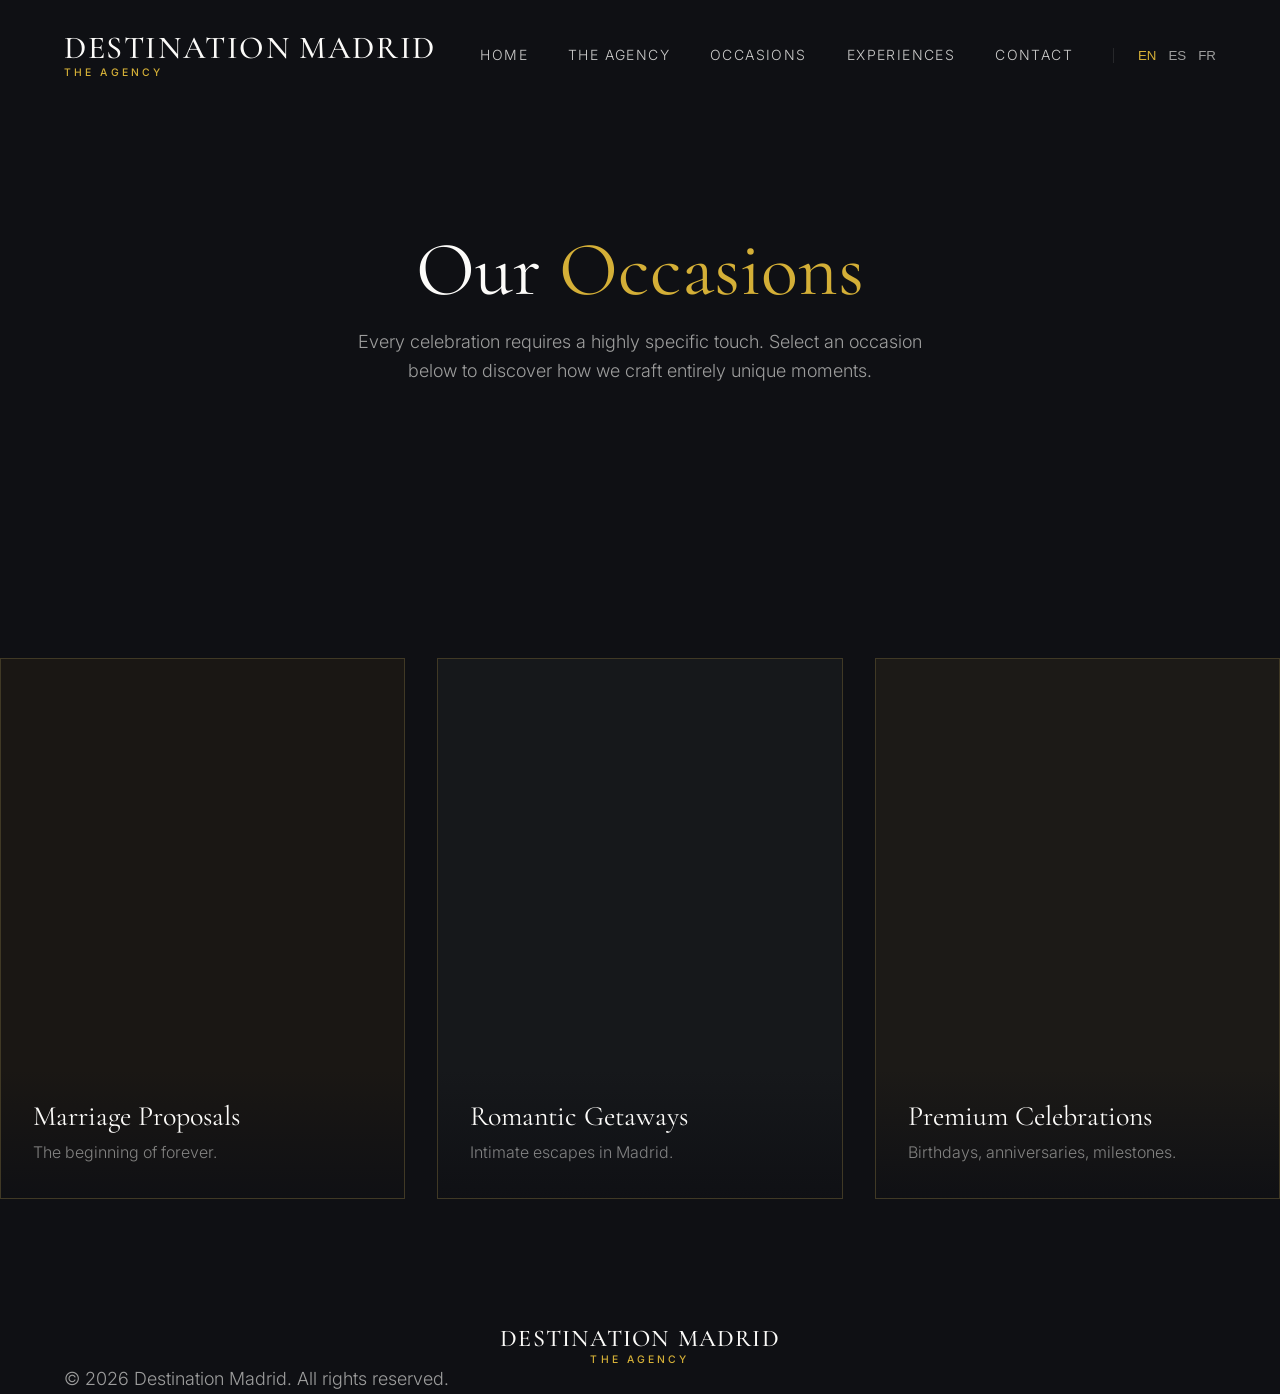
<file: occasions.html>
<!DOCTYPE html>
<html lang="en">

<head>
    <meta charset="UTF-8">
    <meta name="viewport" content="width=device-width, initial-scale=1.0">
    <title>Occasions | Destination Madrid</title>
    <link rel="stylesheet" href="styles/global.css">
    <link rel="stylesheet" href="styles/components.css">
    <style>
        .occ-hero {
            padding: calc(var(--space-xl) + 100px) 0 var(--space-xl);
            text-align: center;
        }

        .occ-grid {
            display: grid;
            grid-template-columns: 1fr 1fr 1fr;
            gap: var(--space-md);
            padding: var(--space-xl) 0;
        }

        @media (max-width: 992px) {
            .occ-grid {
                grid-template-columns: 1fr 1fr;
            }
        }

        @media (max-width: 768px) {
            .occ-grid {
                grid-template-columns: 1fr;
            }
        }

        .occ-card {
            display: block;
            position: relative;
            background-color: var(--color-tertiary-dark);
            aspect-ratio: 3/4;
            overflow: hidden;
            border: 1px solid var(--color-border);
        }

        .occ-card-bg {
            position: absolute;
            top: 0;
            left: 0;
            width: 100%;
            height: 100%;
            background-size: cover;
            background-position: center;
            transition: transform 1.5s ease;
            background-color: #201e18;
        }

        .occ-card:hover .occ-card-bg {
            transform: scale(1.05);
        }

        .occ-content {
            position: absolute;
            bottom: 0;
            left: 0;
            width: 100%;
            padding: var(--space-md);
            background: linear-gradient(to top, rgba(15, 16, 20, 0.95) 0%, transparent 100%);
            display: flex;
            flex-direction: column;
            justify-content: flex-end;
            transition: var(--transition-smooth);
        }

        .occ-card:hover {
            border-color: var(--color-accent-gold);
        }

        .occ-card h2 {
            font-size: 1.75rem;
            margin-bottom: 0.5rem;
            color: var(--color-text-light);
        }

        .occ-card p {
            font-size: 1rem;
            color: var(--color-text-muted);
            margin: 0;
            opacity: 0.8;
            transition: opacity 0.3s ease;
        }

        .occ-card:hover p {
            opacity: 1;
        }
    </style>
</head>

<body>
    <header class="header">
        <a href="index.html" class="logo">DESTINATION MADRID<span>The Agency</span></a>
        <nav class="nav">
            <a href="index.html" class="nav-link" data-i18n="nav.home">Home</a>
            <a href="about.html" class="nav-link" data-i18n="nav.about">The Agency</a>
            <a href="occasions.html" class="nav-link" data-i18n="nav.occasions">Occasions</a>
            <a href="experiences.html" class="nav-link" data-i18n="nav.experiences">Experiences</a>
            <a href="contact.html" class="nav-link" data-i18n="nav.contact">Contact</a>
            <div class="lang-switcher">
                <button class="lang-btn active" data-lang="en">EN</button>
                <button class="lang-btn" data-lang="es">ES</button>
                <button class="lang-btn" data-lang="fr">FR</button>
            </div>
        </nav>
    </header>

    <main>
        <section class="container occ-hero fade-up">
            <h1 data-i18n="occ.hero.title">Our <span class="text-accent">Occasions</span></h1>
            <p class="mt-sm" style="max-width: 600px; margin: 1rem auto;" data-i18n="occ.hero.subtitle">Every
                celebration requires a highly specific touch. Select an occasion below to discover how we craft entirely
                unique moments.</p>
        </section>

        <section class="container occ-grid fade-up delay-1">
            <a href="occasions/proposals.html" class="occ-card">
                <div class="occ-card-bg" style="background-color: #1a1714;"></div>
                <div class="occ-content">
                    <h2 data-i18n="occ.prop.title">Marriage Proposals</h2>
                    <p data-i18n="occ.prop.desc">The beginning of forever.</p>
                </div>
            </a>

            <a href="#" class="occ-card">
                <div class="occ-card-bg" style="background-color: #16181b;"></div>
                <div class="occ-content">
                    <h2 data-i18n="occ.getaway.title">Romantic Getaways</h2>
                    <p data-i18n="occ.getaway.desc">Intimate escapes in Madrid.</p>
                </div>
            </a>

            <a href="#" class="occ-card">
                <div class="occ-card-bg" style="background-color: #1c1a17;"></div>
                <div class="occ-content">
                    <h2 data-i18n="occ.cele.title">Premium Celebrations</h2>
                    <p data-i18n="occ.cele.desc">Birthdays, anniversaries, milestones.</p>
                </div>
            </a>
        </section>
    </main>

    <footer class="footer section-padding pb-sm" style="margin-top:0;">
        <div class="container text-center fade-up">
            <div class="logo mb-sm" style="font-size: 1.5rem; justify-content:center; align-items:center;">
                DESTINATION MADRID
                <span>The Agency</span>
            </div>
            <p class="mt-sm copyright">© 2026 Destination Madrid. <span data-i18n="footer.rights">All rights
                    reserved.</span></p>
        </div>
    </footer>

    <script src="scripts/i18n.js"></script>
    <script src="scripts/main.js"></script>
</body>

</html>
</file>
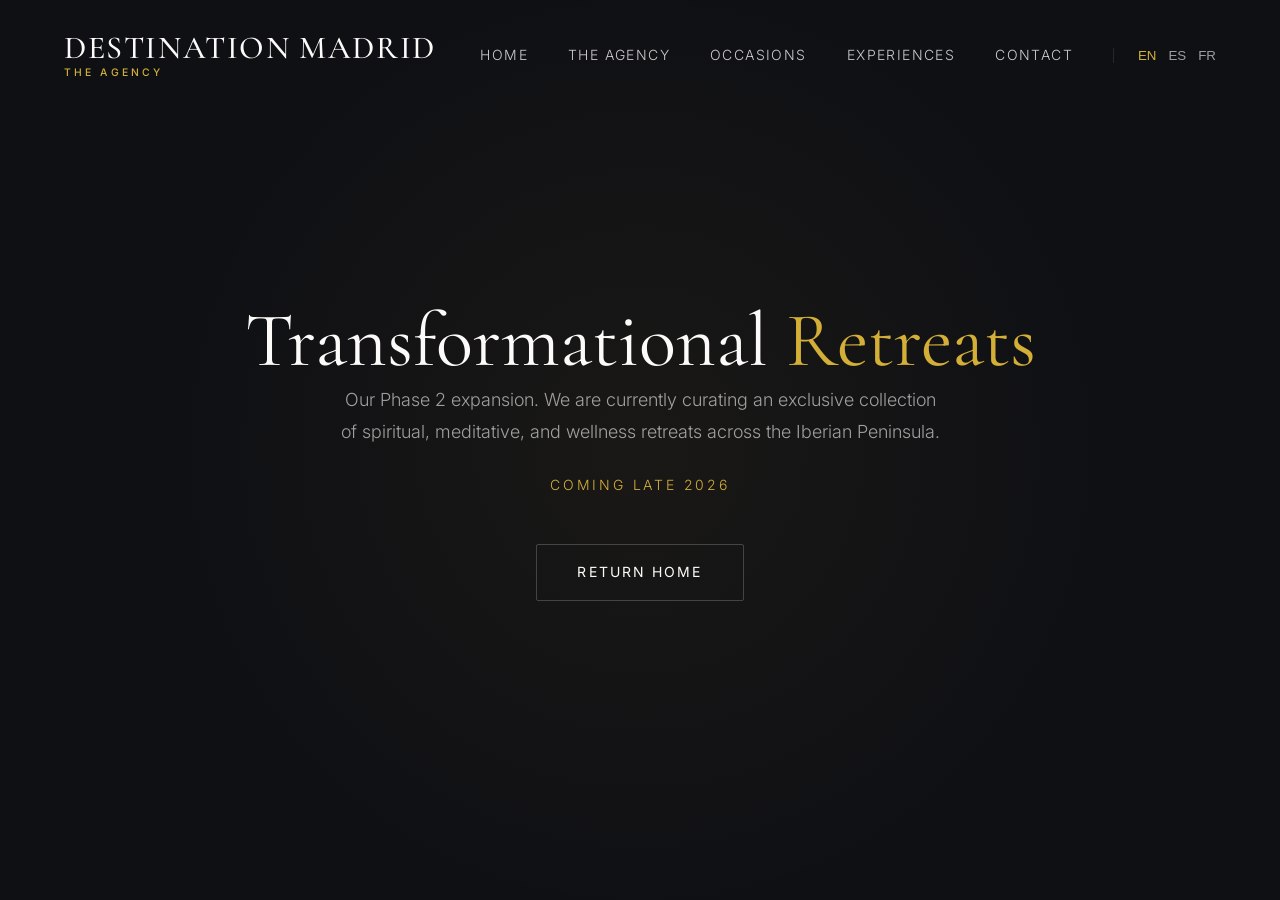
<file: retreats.html>
<!DOCTYPE html>
<html lang="en">

<head>
    <meta charset="UTF-8">
    <meta name="viewport" content="width=device-width, initial-scale=1.0">
    <title>Retreats | Destination Madrid</title>
    <link rel="stylesheet" href="styles/global.css">
    <link rel="stylesheet" href="styles/components.css">
    <style>
        .coming-soon {
            height: 100vh;
            display: flex;
            flex-direction: column;
            align-items: center;
            justify-content: center;
            text-align: center;
            background: var(--color-primary-dark);
            padding: 0 5%;
            background-image: radial-gradient(circle at center, rgba(212, 175, 55, 0.05) 0%, transparent 60%);
        }
    </style>
</head>

<body>
    <header class="header">
        <a href="index.html" class="logo">DESTINATION MADRID<span>The Agency</span></a>
        <nav class="nav">
            <a href="index.html" class="nav-link" data-i18n="nav.home">Home</a>
            <a href="about.html" class="nav-link" data-i18n="nav.about">The Agency</a>
            <a href="occasions.html" class="nav-link" data-i18n="nav.occasions">Occasions</a>
            <a href="experiences.html" class="nav-link" data-i18n="nav.experiences">Experiences</a>
            <a href="contact.html" class="nav-link" data-i18n="nav.contact">Contact</a>
            <div class="lang-switcher">
                <button class="lang-btn active" data-lang="en">EN</button>
                <button class="lang-btn" data-lang="es">ES</button>
                <button class="lang-btn" data-lang="fr">FR</button>
            </div>
        </nav>
    </header>

    <main class="coming-soon fade-up">
        <h1 data-i18n="retreats.title">Transformational <span class="text-accent">Retreats</span></h1>
        <p class="mt-sm text-muted" style="max-width: 600px; line-height: 1.8;" data-i18n="retreats.desc">Our Phase 2
            expansion. We are currently curating an exclusive collection of spiritual, meditative, and wellness retreats
            across the Iberian Peninsula.</p>
        <br>
        <p style="text-transform: uppercase; letter-spacing: 0.2em; color: var(--color-accent-gold); font-size: 0.875rem;"
            data-i18n="retreats.coming">Coming Late 2026</p>
        <a href="index.html" class="btn btn-outline" style="margin-top: 3rem;" data-i18n="retreats.back">Return Home</a>
    </main>

    <script src="scripts/i18n.js"></script>
    <script src="scripts/main.js"></script>
</body>

</html>
</file>
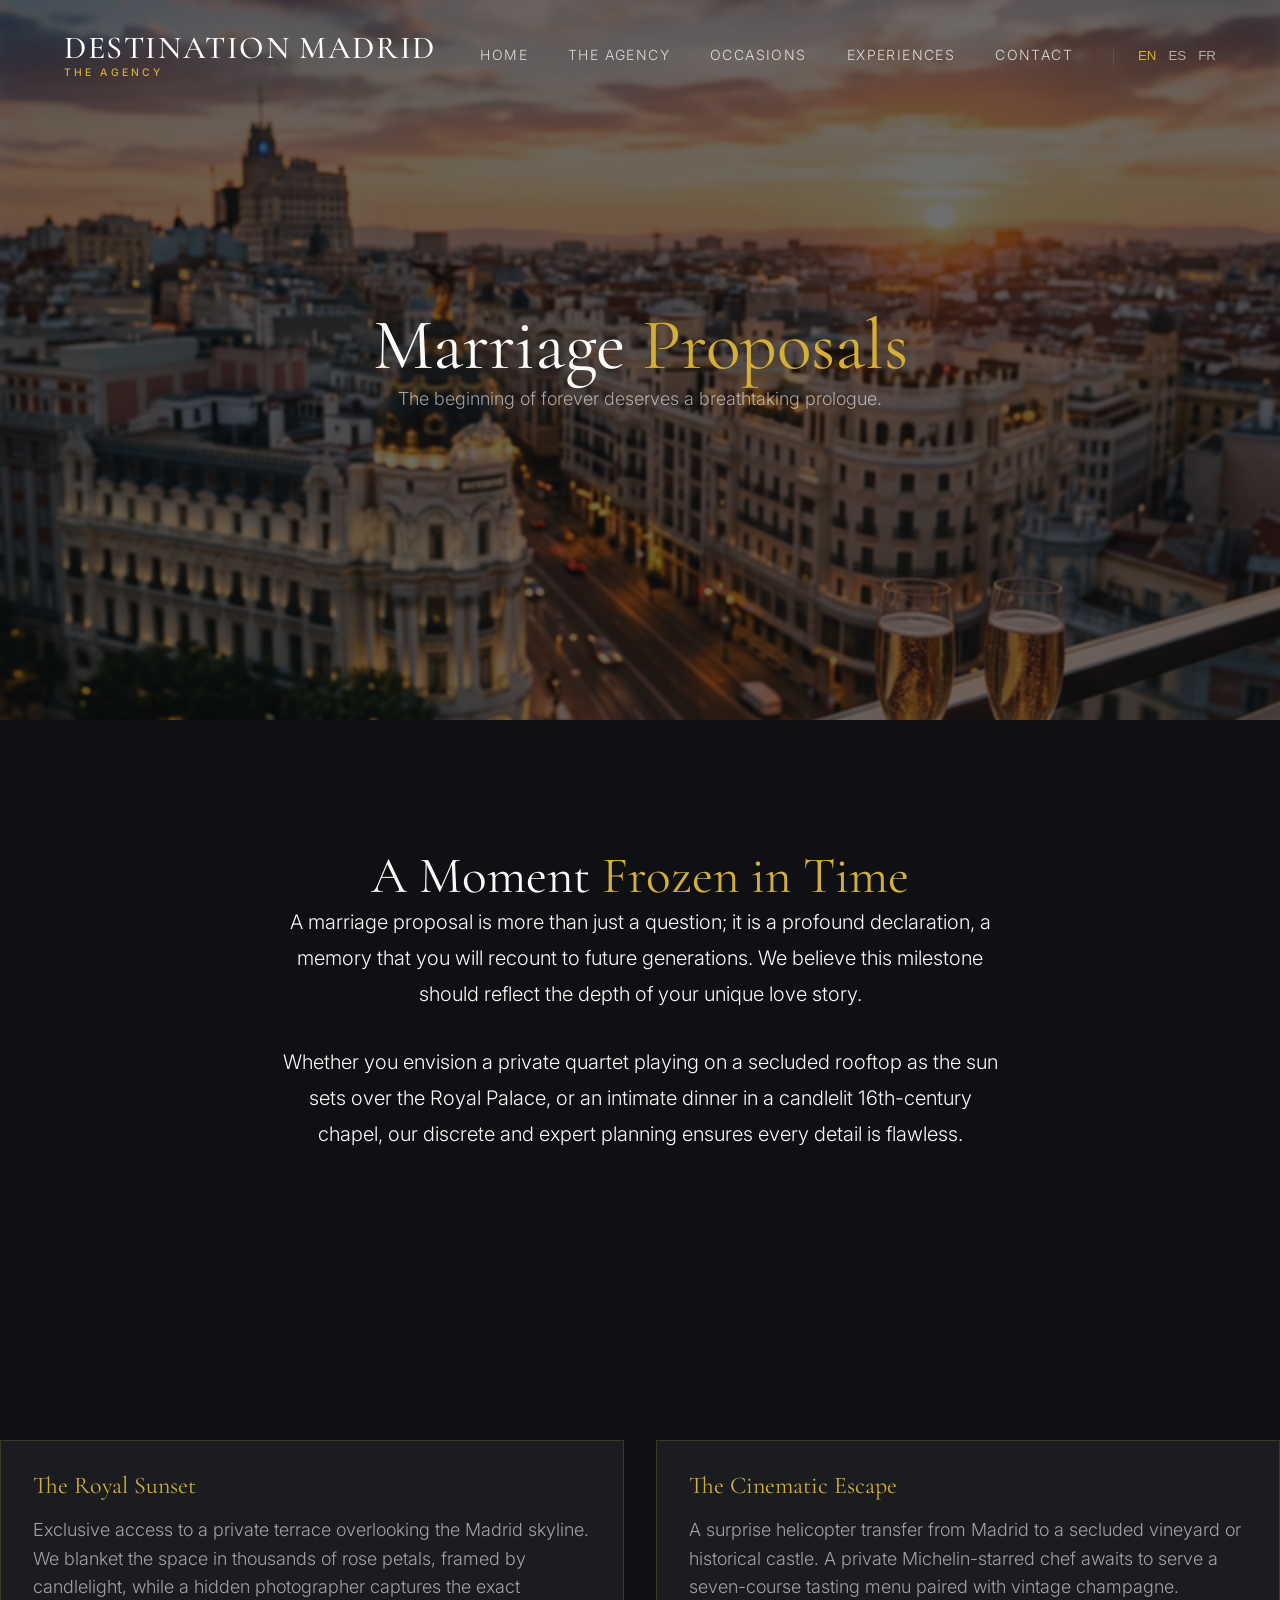
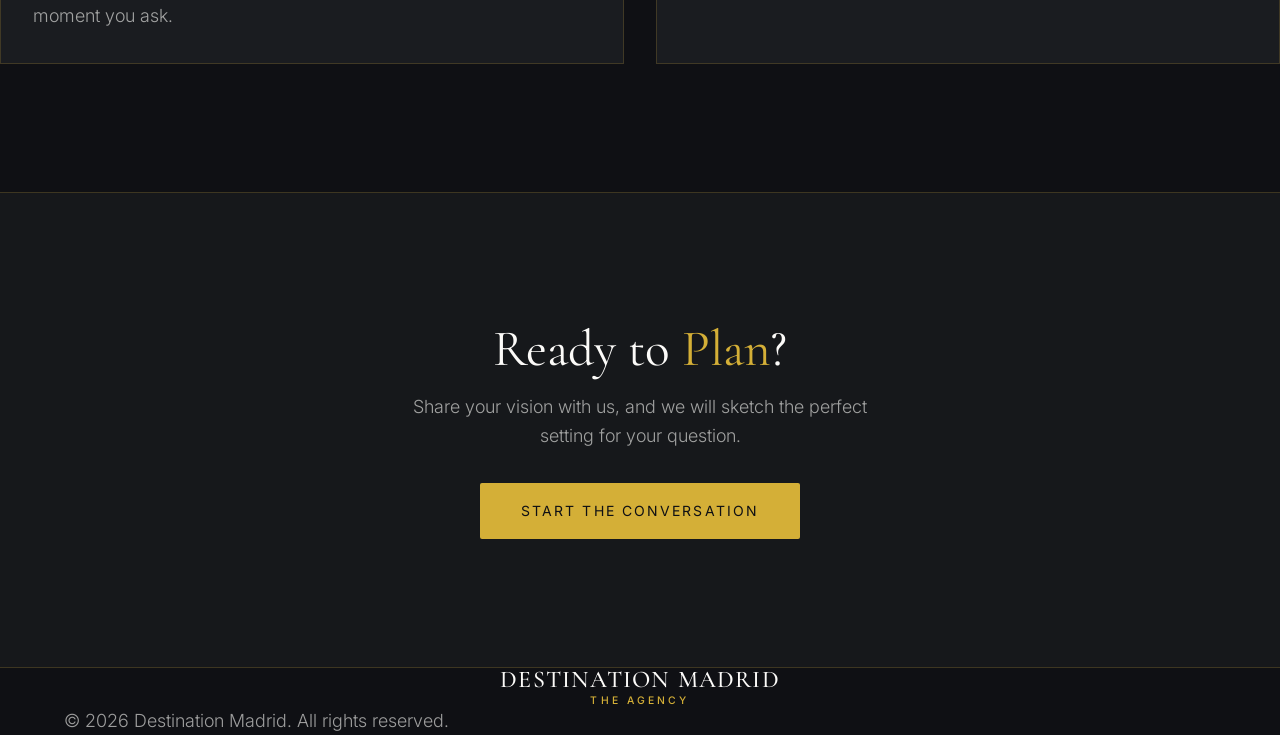
<file: occasions/proposals.html>
<!DOCTYPE html>
<html lang="en">

<head>
    <meta charset="UTF-8">
    <meta name="viewport" content="width=device-width, initial-scale=1.0">
    <title>Marriage Proposals | Destination Madrid</title>
    <link rel="stylesheet" href="../styles/global.css">
    <link rel="stylesheet" href="../styles/components.css">
    <style>
        .occasion-hero {
            position: relative;
            height: 80vh;
            display: flex;
            align-items: center;
            justify-content: center;
            text-align: center;
            overflow: hidden;
        }

        .occasion-bg {
            position: absolute;
            top: 0;
            left: 0;
            width: 100%;
            height: 120%;
            background-size: cover;
            background-position: center;
            background-color: #1a1714;
            z-index: 1;
        }

        .occasion-overlay {
            position: absolute;
            top: 0;
            left: 0;
            width: 100%;
            height: 100%;
            background: rgba(15, 16, 20, 0.6);
            z-index: 2;
        }

        .occasion-content {
            position: relative;
            z-index: 3;
            max-width: 800px;
            padding: 0 5%;
        }

        .story-section {
            padding: var(--space-xl) 0;
            max-width: 800px;
            margin: 0 auto;
            text-align: center;
        }

        .story-section p {
            font-size: 1.25rem;
            color: var(--color-text-light);
            margin-bottom: var(--space-md);
            margin-left: auto;
            margin-right: auto;
            line-height: 1.8;
            font-weight: 300;
        }

        .examples-grid {
            display: grid;
            grid-template-columns: 1fr 1fr;
            gap: var(--space-md);
            padding: var(--space-xl) 0;
        }

        @media (max-width: 768px) {
            .examples-grid {
                grid-template-columns: 1fr;
            }
        }

        .example-card {
            background-color: var(--color-tertiary-dark);
            padding: var(--space-md);
            border: 1px solid var(--color-border);
            transition: var(--transition-smooth);
        }

        .example-card:hover {
            border-color: var(--color-accent-gold);
            transform: translateY(-5px);
        }

        .example-card h3 {
            font-size: 1.5rem;
            color: var(--color-accent-gold);
            margin-bottom: var(--space-sm);
        }

        .cta-banner {
            background-color: var(--color-secondary-dark);
            padding: var(--space-xl) 0;
            text-align: center;
            border-top: 1px solid var(--color-border);
            border-bottom: 1px solid var(--color-border);
        }
    </style>
</head>

<body>
    <header class="header">
        <a href="../index.html" class="logo">DESTINATION MADRID<span>The Agency</span></a>
        <nav class="nav">
            <a href="../index.html" class="nav-link" data-i18n="nav.home">Home</a>
            <a href="../about.html" class="nav-link" data-i18n="nav.about">The Agency</a>
            <a href="../occasions.html" class="nav-link" data-i18n="nav.occasions">Occasions</a>
            <a href="../experiences.html" class="nav-link" data-i18n="nav.experiences">Experiences</a>
            <a href="../contact.html" class="nav-link" data-i18n="nav.contact">Contact</a>
            <div class="lang-switcher">
                <button class="lang-btn active" data-lang="en">EN</button>
                <button class="lang-btn" data-lang="es">ES</button>
                <button class="lang-btn" data-lang="fr">FR</button>
            </div>
        </nav>
    </header>

    <main>
        <section class="occasion-hero">
            <div class="occasion-bg" style="background-image: url('../assets/images/hero.png');"></div>
            <div class="occasion-overlay"></div>
            <div class="occasion-content fade-up">
                <h1 style="font-size: clamp(3rem, 6vw, 4.5rem);" data-i18n="prop.hero.title">Marriage <span
                        class="text-accent">Proposals</span>
                </h1>
                <p class="mt-sm hero-subtitle" style="margin-left: auto; margin-right: auto;"
                    data-i18n="prop.hero.subtitle">The beginning of forever
                    deserves a breathtaking prologue.</p>
            </div>
        </section>

        <section class="story-section fade-up delay-1">
            <div class="container">
                <h2 data-i18n="prop.story.title">A Moment <span class="text-accent">Frozen in Time</span></h2>
                <p class="mt-md" data-i18n="prop.story.p1">A marriage proposal is more than just a question; it is a
                    profound declaration, a
                    memory that you will recount to future generations. We believe this milestone should reflect the
                    depth of your unique love story.</p>
                <p data-i18n="prop.story.p2">Whether you envision a private quartet playing on a secluded rooftop as the
                    sun sets over the Royal
                    Palace, or an intimate dinner in a candlelit 16th-century chapel, our discrete and expert planning
                    ensures every detail is flawless.</p>
            </div>
        </section>

        <section class="container examples-grid fade-up">
            <div class="example-card">
                <h3 data-i18n="prop.ex1.title">The Royal Sunset</h3>
                <p data-i18n="prop.ex1.desc">Exclusive access to a private terrace overlooking the Madrid skyline. We
                    blanket the space in
                    thousands of rose petals, framed by candlelight, while a hidden photographer captures the exact
                    moment you ask.</p>
            </div>
            <div class="example-card">
                <h3 data-i18n="prop.ex2.title">The Cinematic Escape</h3>
                <p data-i18n="prop.ex2.desc">A surprise helicopter transfer from Madrid to a secluded vineyard or
                    historical castle. A private
                    Michelin-starred chef awaits to serve a seven-course tasting menu paired with vintage champagne.</p>
            </div>
        </section>

        <section class="cta-banner fade-up">
            <div class="container">
                <h2 data-i18n="prop.cta.title">Ready to <span class="text-accent">Plan</span>?</h2>
                <p class="mt-sm mb-md text-muted" style="max-width: 500px; margin: 1rem auto 2rem;"
                    data-i18n="prop.cta.desc">Share your vision
                    with us, and we will sketch the perfect setting for your question.</p>
                <a href="../contact.html" class="btn btn-primary" data-i18n="prop.cta.btn">Start the Conversation</a>
            </div>
        </section>
    </main>

    <footer class="footer section-padding pb-sm" style="margin-top:0;">
        <div class="container text-center fade-up">
            <div class="logo mb-sm" style="font-size: 1.5rem; justify-content:center; align-items:center;">
                DESTINATION MADRID
                <span>The Agency</span>
            </div>
            <p class="mt-sm copyright">© 2026 Destination Madrid. All rights reserved.</p>
        </div>
    </footer>

    <script src="../scripts/i18n.js"></script>
    <script src="../scripts/main.js"></script>
</body>

</html>
</file>
<file: styles/global.css>
/* Destination Madrid - Global Styles */
@import url('https://fonts.googleapis.com/css2?family=Cormorant+Garamond:ital,wght@0,300;0,400;0,500;0,600;0,700;1,400&family=Inter:wght@300;400;500;600&display=swap');

:root {
  /* Color Palette */
  --color-primary-dark: #0f1014;
  --color-secondary-dark: #16181b;
  --color-tertiary-dark: #1a1c20;
  --color-accent-gold: #D4AF37;
  --color-accent-light: #F2E3C6;
  --color-text-light: #fcfbf9;
  --color-text-muted: rgba(252, 251, 249, 0.6);
  --color-border: rgba(212, 175, 55, 0.2);
  --color-background: var(--color-primary-dark);
  
  /* Typography */
  --font-heading: 'Cormorant Garamond', serif;
  --font-body: 'Inter', sans-serif;
  
  /* Utilities */
  --transition-smooth: all 0.6s cubic-bezier(0.16, 1, 0.3, 1);
  --transition-quick: all 0.3s ease;
  --space-xs: 0.5rem;
  --space-sm: 1rem;
  --space-md: 2rem;
  --space-lg: 4rem;
  --space-xl: 8rem;
}

* {
  margin: 0;
  padding: 0;
  box-sizing: border-box;
}

html {
  font-size: 16px;
  scroll-behavior: smooth;
  background-color: var(--color-background);
}

body {
  font-family: var(--font-body);
  background-color: var(--color-background);
  color: var(--color-text-light);
  line-height: 1.6;
  overflow-x: hidden;
  -webkit-font-smoothing: antialiased;
  -moz-osx-font-smoothing: grayscale;
}

/* Typography Scale */
h1, h2, h3, h4, h5, h6 {
  font-family: var(--font-heading);
  font-weight: 400;
  line-height: 1.1;
}

h1 { font-size: clamp(3rem, 6vw, 5rem); }
h2 { font-size: clamp(2.5rem, 4vw, 3.5rem); }
h3 { font-size: clamp(2rem, 3vw, 2.5rem); }
h4 { font-size: clamp(1.5rem, 2vw, 1.75rem); }

p {
  font-size: 1.125rem;
  color: var(--color-text-muted);
  max-width: 65ch;
  font-weight: 300;
}

.text-accent {
  color: var(--color-accent-gold);
}

.container {
  width: 100%;
  max-width: 1440px;
  margin: 0 auto;
  padding: 0 5%;
}

img {
  max-width: 100%;
  height: auto;
  display: block;
}

a {
  color: inherit;
  text-decoration: none;
}

/* Utility Animations */
.fade-up {
  opacity: 0;
  transform: translateY(30px);
  transition: opacity 1s cubic-bezier(0.16, 1, 0.3, 1), transform 1s cubic-bezier(0.16, 1, 0.3, 1);
}

.fade-up.is-visible {
  opacity: 1;
  transform: translateY(0);
}

.delay-1 { transition-delay: 0.1s; }
.delay-2 { transition-delay: 0.2s; }
.delay-3 { transition-delay: 0.3s; }
</file>
<file: styles/components.css>
/* Destination Madrid - Components */

/* Buttons */
.btn {
    display: inline-flex;
    align-items: center;
    justify-content: center;
    padding: 1rem 2.5rem;
    font-family: var(--font-body);
    font-weight: 400;
    font-size: 0.875rem;
    letter-spacing: 0.15em;
    text-transform: uppercase;
    border: 1px solid transparent;
    cursor: pointer;
    transition: var(--transition-smooth);
    border-radius: 2px;
    text-decoration: none;
    position: relative;
    overflow: hidden;
}

.btn-primary {
    background-color: var(--color-accent-gold);
    color: var(--color-primary-dark);
}

.btn-primary:hover {
    background-color: var(--color-accent-light);
    transform: translateY(-2px);
    box-shadow: 0 10px 20px rgba(0, 0, 0, 0.2);
}

.btn-outline {
    background-color: transparent;
    color: var(--color-text-light);
    border-color: rgba(255, 255, 255, 0.2);
}

.btn-outline:hover {
    border-color: var(--color-accent-gold);
    color: var(--color-accent-gold);
}

/* Header & Navigation */
.header {
    position: fixed;
    top: 0;
    left: 0;
    width: 100%;
    padding: 2rem 5%;
    display: flex;
    justify-content: space-between;
    align-items: center;
    z-index: 100;
    transition: var(--transition-smooth);
}

.header.scrolled {
    background-color: rgba(15, 16, 20, 0.85);
    backdrop-filter: blur(12px);
    -webkit-backdrop-filter: blur(12px);
    padding: 1rem 5%;
    border-bottom: 1px solid rgba(255, 255, 255, 0.05);
}

.logo {
    font-family: var(--font-heading);
    font-size: 2rem;
    font-weight: 500;
    letter-spacing: 0.05em;
    color: var(--color-text-light);
    display: flex;
    flex-direction: column;
    line-height: 1;
}

.logo span {
    font-family: var(--font-body);
    font-size: 0.65rem;
    letter-spacing: 0.3em;
    text-transform: uppercase;
    color: var(--color-accent-gold);
    margin-top: 0.25rem;
}

.nav {
    display: flex;
    gap: 2.5rem;
    align-items: center;
}

.nav-link {
    font-size: 0.875rem;
    text-transform: uppercase;
    letter-spacing: 0.1em;
    position: relative;
    font-weight: 300;
    color: var(--color-text-light);
    opacity: 0.8;
    transition: var(--transition-quick);
}

.nav-link:hover {
    opacity: 1;
}

.nav-link::after {
    content: '';
    position: absolute;
    bottom: -4px;
    left: 0;
    width: 0;
    height: 1px;
    background-color: var(--color-accent-gold);
    transition: var(--transition-smooth);
}

.nav-link:hover::after {
    width: 100%;
}

/* Language Switcher */
.lang-switcher {
    display: flex;
    gap: 0.75rem;
    font-size: 0.8rem;
    font-weight: 400;
    letter-spacing: 0.05em;
    align-items: center;
    border-left: 1px solid rgba(255, 255, 255, 0.1);
    padding-left: 1.5rem;
}

.lang-btn {
    background: none;
    border: none;
    color: var(--color-text-muted);
    cursor: pointer;
    transition: var(--transition-quick);
    text-transform: uppercase;
}

.lang-btn.active,
.lang-btn:hover {
    color: var(--color-accent-gold);
}

/* Hamburger Menu Button */
.hamburger {
    display: none;
    flex-direction: column;
    gap: 5px;
    cursor: pointer;
    background: none;
    border: none;
    padding: 0.5rem;
    z-index: 200;
}

.hamburger span {
    display: block;
    width: 24px;
    height: 1px;
    background-color: var(--color-text-light);
    transition: var(--transition-smooth);
    transform-origin: center;
}

.hamburger.open span:nth-child(1) {
    transform: translateY(6px) rotate(45deg);
}

.hamburger.open span:nth-child(2) {
    opacity: 0;
}

.hamburger.open span:nth-child(3) {
    transform: translateY(-6px) rotate(-45deg);
}

/* Mobile Navigation */
@media (max-width: 768px) {
    .hamburger {
        display: flex;
    }

    .nav {
        position: fixed;
        top: 0;
        right: -100%;
        width: 75%;
        max-width: 320px;
        height: 100vh;
        background-color: rgba(10, 10, 14, 0.97);
        backdrop-filter: blur(20px);
        -webkit-backdrop-filter: blur(20px);
        flex-direction: column;
        align-items: flex-start;
        justify-content: center;
        padding: 4rem 2.5rem;
        gap: 2rem;
        transition: right 0.4s cubic-bezier(0.77, 0, 0.175, 1);
        z-index: 150;
        border-left: 1px solid rgba(255, 255, 255, 0.05);
    }

    .nav.open {
        right: 0;
    }

    .nav-link {
        font-size: 1.1rem;
        opacity: 1;
    }

    .lang-switcher {
        border-left: none;
        padding-left: 0;
        border-top: 1px solid rgba(255, 255, 255, 0.1);
        padding-top: 1.5rem;
        width: 100%;
    }

    .logo {
        font-size: 1.3rem;
    }

    /* Overlay when menu is open */
    .nav-overlay {
        display: none;
        position: fixed;
        inset: 0;
        background: rgba(0,0,0,0.5);
        z-index: 140;
    }

    .nav-overlay.open {
        display: block;
    }
}

/* Floating WhatsApp */
.floating-wa {
    position: fixed;
    bottom: 2rem;
    right: 2rem;
    width: 60px;
    height: 60px;
    background-color: #25D366;
    border-radius: 50%;
    display: flex;
    align-items: center;
    justify-content: center;
    color: white;
    font-size: 1.5rem;
    box-shadow: 0 4px 15px rgba(0, 0, 0, 0.3);
    z-index: 99;
    transition: var(--transition-smooth);
}

.floating-wa:hover {
    transform: translateY(-5px) scale(1.05);
    box-shadow: 0 10px 25px rgba(37, 211, 102, 0.4);
}
</file>
<file: styles/home.css>
/* Homepage specific styles */

.section-padding {
    padding: var(--space-xl) 0;
}

@media (max-width: 768px) {
    .section-padding {
        padding: var(--space-lg) 0;
    }
}

.dark-bg {
    background-color: var(--color-secondary-dark);
}

/* Hero Section */
.hero {
    position: relative;
    height: 100vh;
    min-height: 600px;
    display: flex;
    align-items: center;
    overflow: hidden;
}

.hero-bg {
    position: absolute;
    top: 0;
    left: 0;
    width: 100%;
    height: 120%;
    /* For parallax */
    background-size: cover;
    background-position: center;
    z-index: 1;
}

.hero-overlay {
    position: absolute;
    top: 0;
    left: 0;
    width: 100%;
    height: 100%;
    background: linear-gradient(to right,
            rgba(15, 16, 20, 0.9) 0%,
            rgba(15, 16, 20, 0.4) 50%,
            rgba(15, 16, 20, 0.1) 100%);
    z-index: 2;
}

.hero-content {
    position: relative;
    z-index: 3;
    max-width: 800px;
    padding-top: 10vh;
}

.hero-kicker {
    display: block;
    font-family: var(--font-body);
    font-size: 0.875rem;
    text-transform: uppercase;
    letter-spacing: 0.2em;
    color: var(--color-accent-gold);
    margin-bottom: var(--space-sm);
}

.hero-title {
    color: var(--color-text-light);
    margin-bottom: var(--space-md);
}

.hero-subtitle {
    font-size: 1.25rem;
    color: var(--color-text-muted);
    max-width: 500px;
    line-height: 1.8;
}

.mt-xs {
    margin-top: var(--space-xs);
}

.mt-sm {
    margin-top: var(--space-sm);
}

.mt-md {
    margin-top: var(--space-md);
}

.mt-lg {
    margin-top: var(--space-lg);
}

.pb-sm {
    padding-bottom: var(--space-sm);
}

/* Intro Section */
.intro-grid {
    display: grid;
    grid-template-columns: 1fr 1fr;
    gap: var(--space-xl);
    align-items: center;
}

@media (max-width: 992px) {
    .intro-grid {
        grid-template-columns: 1fr;
        gap: var(--space-md);
    }
}

.intro-text h2 {
    font-size: clamp(2.5rem, 4vw, 3.5rem);
    margin-bottom: var(--space-xs);
}

.intro-image {
    position: relative;
    width: 100%;
    aspect-ratio: 4/5;
    background-color: var(--color-secondary-dark);
    border: 1px solid var(--color-border);
    overflow: hidden;
}

.intro-image::after {
    content: '';
    position: absolute;
    top: 50%;
    left: 50%;
    transform: translate(-50%, -50%);
    width: 80%;
    height: 80%;
    border: 1px solid rgba(212, 175, 55, 0.3);
}

/* Experiences Grid */
.text-center {
    text-align: center;
}

.exp-grid {
    display: grid;
    grid-template-columns: repeat(3, 1fr);
    gap: var(--space-md);
}

@media (max-width: 992px) {
    .exp-grid {
        grid-template-columns: repeat(2, 1fr);
    }
}

@media (max-width: 768px) {
    .exp-grid {
        grid-template-columns: 1fr;
    }
}

.exp-card {
    position: relative;
    display: block;
    height: 480px;
    overflow: hidden;
    background-color: var(--color-tertiary-dark);
}

.exp-card-image {
    position: absolute;
    top: 0;
    left: 0;
    width: 100%;
    height: 100%;
    background-size: cover;
    background-position: center;
    transition: transform 1.5s cubic-bezier(0.16, 1, 0.3, 1);
    background-color: #222;
}

.exp-card:hover .exp-card-image {
    transform: scale(1.05);
}

.exp-card-content {
    position: absolute;
    bottom: 0;
    left: 0;
    width: 100%;
    padding: var(--space-md);
    background: linear-gradient(to top, rgba(15, 16, 20, 0.95) 0%, transparent 100%);
    display: flex;
    justify-content: space-between;
    align-items: flex-end;
}

.exp-card h3 {
    font-size: 1.5rem;
    color: var(--color-text-light);
    margin: 0;
}

.exp-arrow {
    color: var(--color-accent-gold);
    font-size: 1.5rem;
    transform: translateX(-15px);
    opacity: 0;
    transition: var(--transition-smooth);
}

.exp-card:hover .exp-arrow {
    transform: translateX(0);
    opacity: 1;
}

/* Footer */
.footer {
    border-top: 1px solid var(--color-border);
}

.copyright {
    font-size: 0.875rem;
}
</file>
<file: styles/forms.css>
/* Destination Madrid - Forms */
.form-container {
    max-width: 600px;
}

.form-group {
    margin-bottom: var(--space-md);
    position: relative;
}

.form-control {
    width: 100%;
    padding: 1rem 0;
    background-color: transparent;
    border: none;
    border-bottom: 1px solid var(--color-border);
    color: var(--color-text-light);
    font-family: var(--font-body);
    font-size: 1rem;
    transition: var(--transition-smooth);
}

.form-control::placeholder {
    color: var(--color-text-muted);
}

.form-control:focus {
    outline: none;
    border-bottom-color: var(--color-accent-gold);
}

textarea.form-control {
    resize: vertical;
    min-height: 120px;
}

.form-label {
    display: block;
    font-size: 0.875rem;
    color: var(--color-accent-gold);
    margin-bottom: 0.5rem;
    text-transform: uppercase;
    letter-spacing: 0.1em;
}

.contact-section {
    padding-top: calc(var(--space-xl) + 120px);
    /* Account for header */
    min-height: 100vh;
}

.contact-grid {
    display: grid;
    grid-template-columns: 1fr 1fr;
    gap: var(--space-xl);
}

@media (max-width: 992px) {
    .contact-grid {
        grid-template-columns: 1fr;
    }
}

.contact-info h2 {
    font-size: clamp(2.5rem, 4vw, 3.5rem);
    margin-bottom: var(--space-sm);
}

.contact-info p {
    margin-bottom: var(--space-md);
}

.info-item {
    margin-bottom: var(--space-sm);
}

.info-item span {
    display: block;
    color: var(--color-accent-gold);
    font-size: 0.875rem;
    text-transform: uppercase;
    letter-spacing: 0.1em;
    margin-bottom: 0.25rem;
}
</file>
